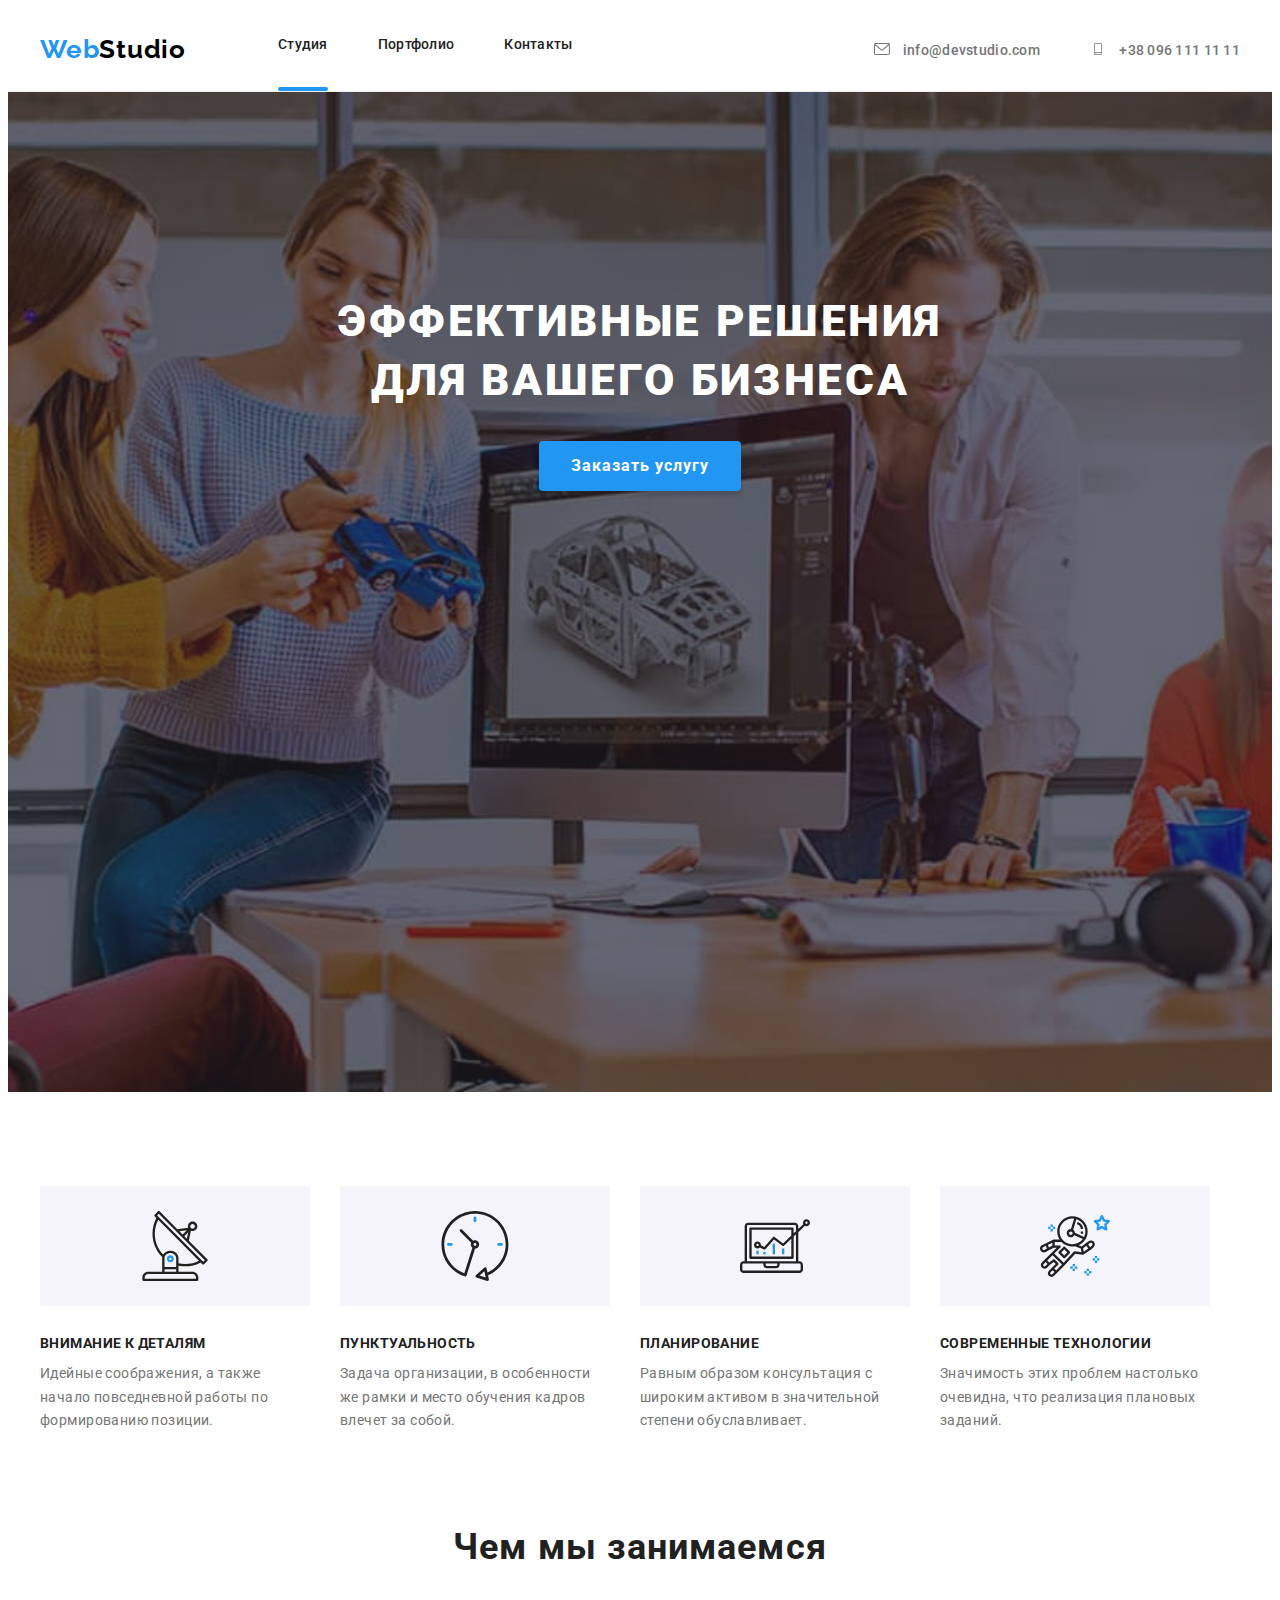
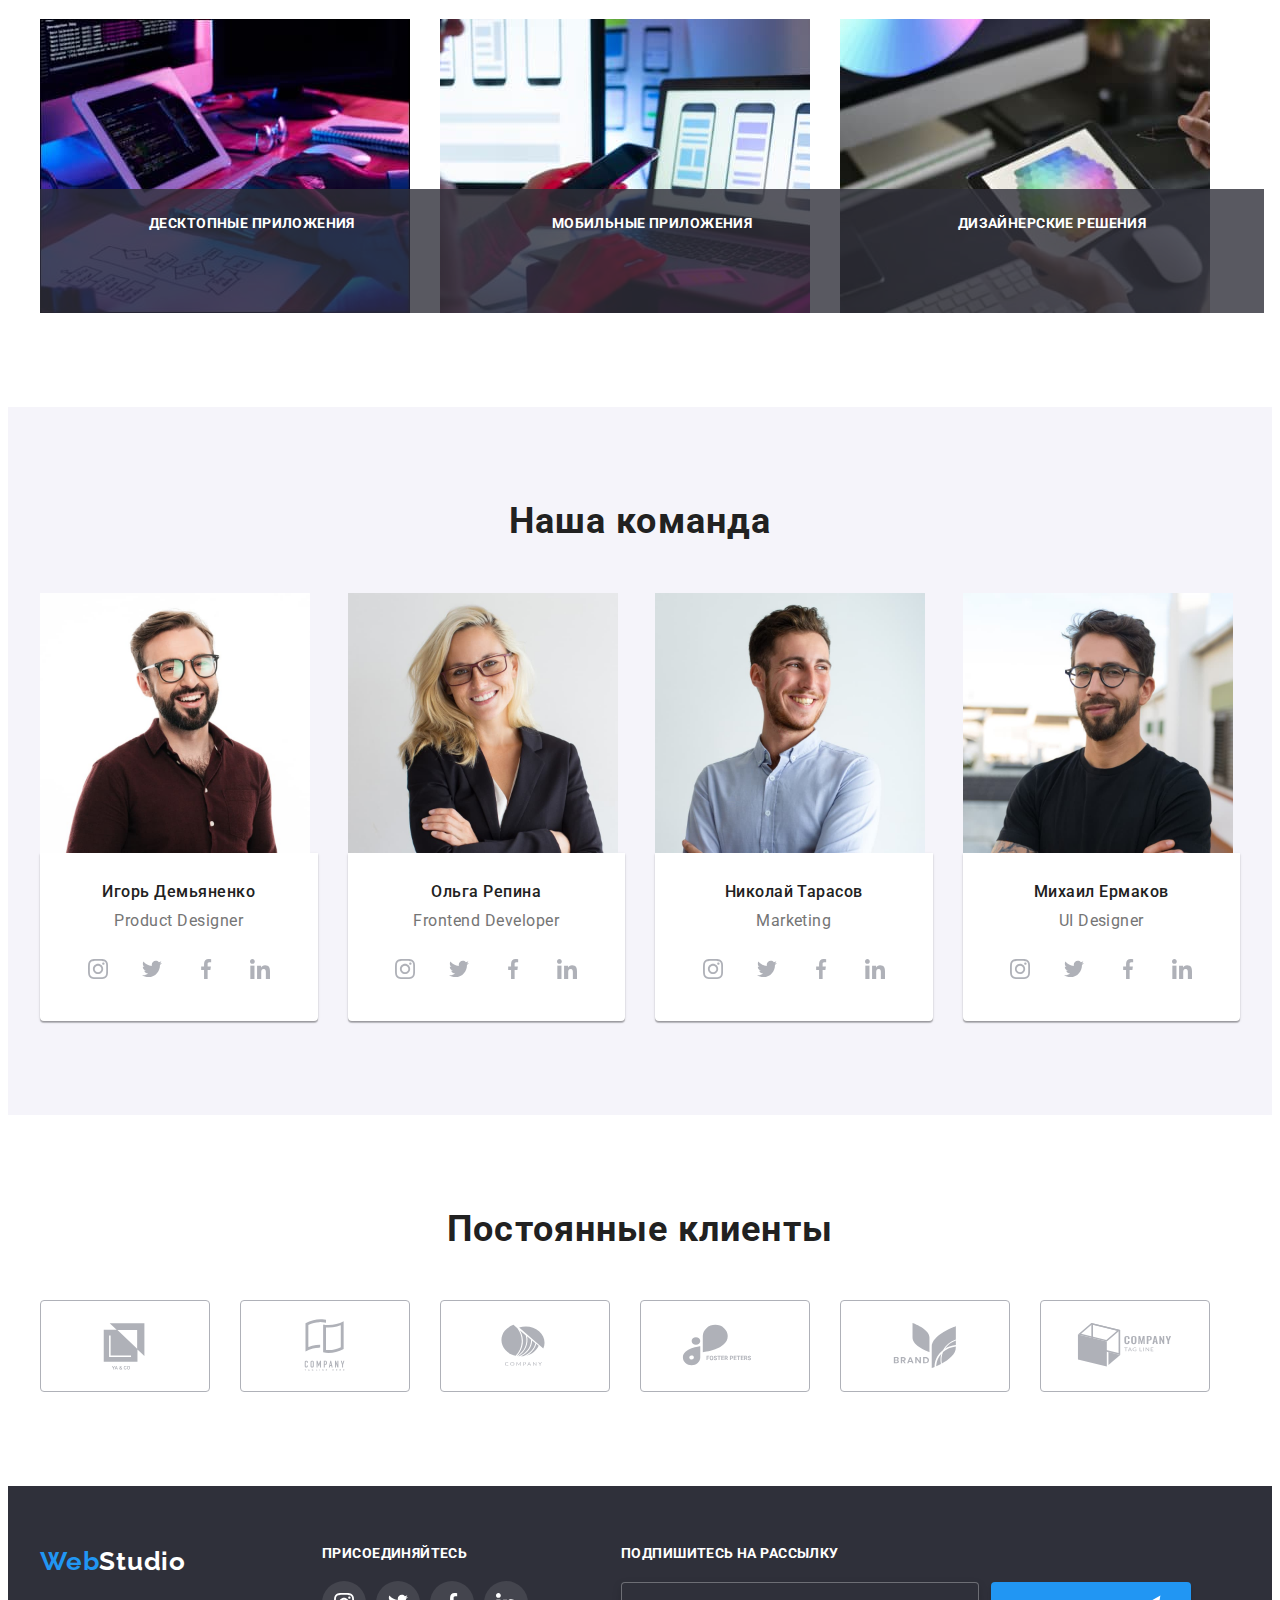
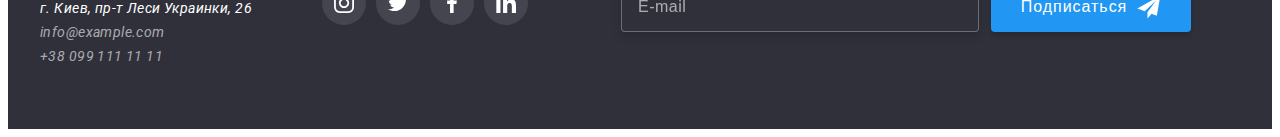
<file: index.html>
<!DOCTYPE html>
<html lang="ru">
    <head>
        <meta charset="UTF-8">
        <meta http-equiv="X-UA-Compatible" content="IE=edge">
        <meta name="viewport" content="width=device-width, initial-scale=1.0">
        <title>Document</title>
        <link rel="preconnect" href="https://fonts.googleapis.com">
        <link rel="preconnect" href="https://fonts.gstatic.com" crossorigin>
        <link href="https://fonts.googleapis.com/css2?family=Raleway:wght@700&family=Roboto:wght@400;500;700;900&display=swap"
            rel="stylesheet">
        <link rel="stylesheet" href="https://cdnjs.cloudflare.com/ajax/libs/modern-normalize/1.1.0/modern-normalize.min.css"
            integrity="sha512-wpPYUAdjBVSE4KJnH1VR1HeZfpl1ub8YT/NKx4PuQ5NmX2tKuGu6U/JRp5y+Y8XG2tV+wKQpNHVUX03MfMFn9Q=="
            crossorigin="anonymous" referrerpolicy="no-referrer" />
        <link rel="stylesheet" href="https://cdnjs.cloudflare.com/ajax/libs/animate.css/4.1.1/animate.min.css" />
        <link rel="stylesheet" href="./css/styles.css">
    </head> 
    <body>
        <!--шапка-->
        <header class="header">
            <div class="container header-container">
                <nav class="navigation">
                    <a lang="en" class="link header-logo href=">Web<span class="header-logo-two">Studio</span></a>
                    <ul class="list header-list">
                        <li class="header-item "><a class="link header-link header-link-index" href="./index.html">Студия</a></li>
                        <li class="header-item "><a class="link header-link" href="./portfolio.html">Портфолио</a></li>
                        <li class="header-item "><a class="link header-link" href="">Контакты</a></li>
                    </ul>
                </nav>
                <ul class="list header-connect">
                    <li class="connect-item">
                        <a class="link header-contact" href="mailto:info@devstudio.com">
                            <svg class="header-social-icon" width="16" height="12">
                                <use href="./images/icons.svg#icon-envelope">
                                </use>
                            </svg>
                            info@devstudio.com
                        </a>
                    </li>
                    <li class="connect-item">
                        <a class="link header-contact" href="tel:+380961111111">
                            <svg class="header-social-icon" width="16" height="12">
                                <use href="./images/icons.svg#icon-smartphone">
                                </use>
                            </svg>
                            +38 096 111 11 11
                        </a>
                    </li>
                </ul>
            </div>
        </header>
        <!--основной контент-->
        <main>
            <!--Хиро контент-->
            <section class="hero">
                <div class="hero-container">
                    <h1 class="hero-title">Эффективные решения для вашего бизнеса</h1>
                    <button class="hero-btn btn" type="button" data-modal-open>Заказать услугу</button> 
                </div>
            </section>  
            <!-- первый контент текст-->
            <section class="section-skills">
                <div class="container">
                    <h2 class="visually-hidden">основное</h2>
                    <ul class="list skills-list">
                        <li class="skills-item">
                            <a href="" class="skills-block">
                                <svg class="skills-social-icon" width="70" height="70">
                                    <use href="./images/icons.svg#icon-antenna">
                                    </use>
                                </svg>
                            </a>
                            <h3 class="skills-title">Внимание к деталям</h3>
                            <p class="skills-text">Идейные соображения, а также начало повседневной работы по формированию позиции.</p>
                        </li>
                        <li class="skills-item">
                            <a href="" class="skills-block">
                                <svg class="skills-social-icon" width="70" height="70">
                                    <use href="./images/icons.svg#icon-clock">
                                    </use>
                                </svg>
                            </a>
                            <h3 class="skills-title">Пунктуальность</h3>
                            <p class="skills-text">Задача организации, в особенности же рамки и место обучения кадров влечет за собой.</p>
                        </li>
                        <li class="skills-item">
                            <a href="" class="skills-block">
                                <svg class="skills-social-icon" width="70" height="70">
                                    <use href="./images/icons.svg#icon-diagram">
                                    </use>
                                </svg>
                            </a>
                            <h3 class="skills-title">Планирование</h3>
                            <p class="skills-text">Равным образом консультация с широким активом в значительной степени обуславливает.</p>
                        </li>
                        <li class="skills-item">
                            <a href="" class="skills-block">
                                <svg class="skills-social-icon" width="70" height="70">
                                    <use href="./images/icons.svg#icon-astronaut">
                                    </use>
                                </svg>
                            </a>
                            <h3 class="skills-title">Современные технологии</h3>
                            <p class="skills-text">Значимость этих проблем настолько очевидна, что реализация плановых заданий.</p>
                        </li>
                    </ul>
                </div>
            </section>
            <!--второй контент картинки-->
            <section class="section-work">
                <div class="container">
                    <h2 class="work-title">Чем мы занимаемся</h2>
                    <ul class="list work-list">
                        <li class="work-item">
                            <div class="work-item-wrap">
                                <img src="./images/work-img1.jpg" alt="набор кода" width="370" height="294">
                                <p class="work-item-top-text">Десктопные приложения</p>
                            </div>
                        </li>
                        <li class="work-item">
                            <div class="work-item-wrap">
                                <img src="./images/work-img2.jpg" alt="мобильные приложения" width="370" height="294">
                                <p class="work-item-top-text">Мобильные приложения</p>
                            </div>
                        </li>
                        <li class="work-item">
                            <div class="work-item-wrap">
                                <img src="./images/work-img3.jpg" alt="планшетные предложения" width="370" height="294">
                                <p class="work-item-top-text">Дизайнерские решения</p>
                            </div>
                        </li>
                    </ul>
                </div>
            </section>
            <!--третий контент специалисты-->
            <section class="section-team">
                <div class="container">
                    <h2 class="section-team-title">Наша команда</h2>
                    <ul class="list team-list">
                        <li class="team-item">
                            <img src="./images/team-img1.jpg" alt="Игорь Демьяненко" width="270" height="260">
                            <div class="team-item-botton">
                                <h3 class="team-title">Игорь Демьяненко</h3>
                                <p class="team-text" lang="en">Product Designer</p>
                                <ul class="team-social-list list">
                                    <li class="team-social-item">
                                        <a href="" class="team-social-link">
                                            <svg class="team-social-icon" width="20" height="20">
                                                <use href="./images/icons.svg#icon-instagram2">
                                                </use>
                                            </svg>
                                        </a>
                                    </li>
                                    <li class="team-social-item">
                                        <a href="" class="team-social-link">
                                            <svg class="team-social-icon" width="20" height="20">
                                                <use href="./images/icons.svg#icon-twitter1">
                                                </use>
                                            </svg>
                                        </a>
                                    </li>
                                    <li class="team-social-item">
                                        <a href="" class="team-social-link">
                                            <svg class="team-social-icon" width="20" height="20">
                                                <use href="./images/icons.svg#icon-facebook1">
                                                </use>
                                            </svg>
                                        </a>
                                    </li>
                                    <li class="team-social-item">
                                        <a href="" class="team-social-link">
                                            <svg class="team-social-icon" width="20" height="20">
                                                <use href="./images/icons.svg#icon-linkedin">
                                                </use>
                                            </svg>
                                        </a>
                                    </li>
                                </ul>
                            </div>
                        </li>
                        <li class="team-item">
                            <img src="./images/team-img2.jpg" alt="Ольга Репина" width="270" height="260">
                            <div class="team-item-botton">
                                <h3 class="team-title">Ольга Репина</h3>
                                <p class="team-text" lang="en">Frontend Developer</p>
                                <ul class="team-social-list list">
                                    <li class="team-social-item">
                                        <a href="" class="team-social-link">
                                            <svg class="team-social-icon" width="20" height="20">
                                                <use href="./images/icons.svg#icon-instagram2">
                                                </use>
                                            </svg>
                                        </a>
                                    </li>
                                    <li class="team-social-item">
                                        <a href="" class="team-social-link">
                                            <svg class="team-social-icon" width="20" height="20">
                                                <use href="./images/icons.svg#icon-twitter1">
                                                </use>
                                            </svg>
                                        </a>
                                    </li>
                                    <li class="team-social-item">
                                        <a href="" class="team-social-link">
                                            <svg class="team-social-icon" width="20" height="20">
                                                <use href="./images/icons.svg#icon-facebook1">
                                                </use>
                                            </svg>
                                        </a>
                                    </li>
                                    <li class="team-social-item">
                                        <a href="" class="team-social-link">
                                            <svg class="team-social-icon" width="20" height="20">
                                                <use href="./images/icons.svg#icon-linkedin">
                                                </use>
                                            </svg>
                                        </a>
                                    </li>
                                </ul>
                            </div>
                        </li>
                        <li class="team-item">
                            <img src="./images/team-img3.jpg" alt="Николай Тарасов" width="270" height="260">
                            <div class="team-item-botton">
                                <h3 class="team-title">Николай Тарасов</h3>
                                <p class="team-text" lang="en">Marketing</p>
                                <ul class="team-social-list list">
                                    <li class="team-social-item">
                                        <a href="" class="team-social-link">
                                            <svg class="team-social-icon" width="20" height="20">
                                                <use href="./images/icons.svg#icon-instagram2">
                                                </use>
                                            </svg>
                                        </a>
                                    </li>
                                    <li class="team-social-item">
                                        <a href="" class="team-social-link">
                                            <svg class="team-social-icon" width="20" height="20">
                                                <use href="./images/icons.svg#icon-twitter1">
                                                </use>
                                            </svg>
                                        </a>
                                    </li>
                                    <li class="team-social-item">
                                        <a href="" class="team-social-link">
                                            <svg class="team-social-icon" width="20" height="20">
                                                <use href="./images/icons.svg#icon-facebook1">
                                                </use>
                                            </svg>
                                        </a>
                                    </li>
                                    <li class="team-social-item">
                                        <a href="" class="team-social-link">
                                            <svg class="team-social-icon" width="20" height="20">
                                                <use href="./images/icons.svg#icon-linkedin">
                                                </use>
                                            </svg>
                                        </a>
                                    </li>
                                </ul>
                            </div>
                        </li>
                        <li class="team-item">
                            <img src="./images/team-img4.jpg" alt="Михаил Ермаков" width="270" height="260">
                            <div class="team-item-botton">
                                <h3 class="team-title">Михаил Ермаков</h3>
                                <p class="team-text" lang="en">UI Designer</p>
                                <ul class="team-social-list list">
                                    <li class="team-social-item">
                                        <a href="" class="team-social-link">
                                            <svg class="team-social-icon" width="20" height="20">
                                                <use href="./images/icons.svg#icon-instagram2">
                                                </use>
                                            </svg>
                                        </a>
                                    </li>
                                    <li class="team-social-item">
                                        <a href="" class="team-social-link">
                                            <svg class="team-social-icon" width="20" height="20">
                                                <use href="./images/icons.svg#icon-twitter1">
                                                </use>
                                            </svg>
                                        </a>
                                    </li>
                                    <li class="team-social-item">
                                        <a href="" class="team-social-link">
                                            <svg class="team-social-icon" width="20" height="20">
                                                <use href="./images/icons.svg#icon-facebook1">
                                                </use>
                                            </svg>
                                        </a>
                                    </li>
                                    <li class="team-social-item">
                                        <a href="" class="team-social-link">
                                            <svg class="team-social-icon" width="20" height="20">
                                                <use href="./images/icons.svg#icon-linkedin">
                                                </use>
                                            </svg>
                                        </a>
                                    </li>
                                </ul>
                            </div>
                        </li>
                    </ul>
                </div>
            </section>
            <!--Постоянные клиенты-->
            <section class="section-clients">
                <div class="container">
                    <h2 class="section-clients-title">Постоянные клиенты</h2>
                    <ul class="clients-list list">
                        <li class="clients-item">
                            <a href="" class="clients-block">
                                <svg class="clients-icon" width="106" height="60">
                                    <use href="./images/icons.svg#icon-group">
                                    </use>
                                </svg>
                            </a>
                        </li>
                        <li class="clients-item">
                            <a href="" class="clients-block">
                                <svg class="clients-icon" width="106" height="60">
                                    <use href="./images/icons.svg#icon-group2">
                                    </use>
                                </svg>
                            </a>
                        </li>
                        <li class="clients-item">
                            <a href="" class="clients-block">
                                <svg class="clients-icon" width="106" height="60">
                                    <use href="./images/icons.svg#icon-group3">
                                    </use>
                                </svg>
                            </a>
                        </li>
                        <li class="clients-item">
                            <a href="" class="clients-block">
                                <svg class="clients-icon" width="106" height="60">
                                    <use href="./images/icons.svg#icon-group4">
                                    </use>
                                </svg>
                            </a>
                        </li>
                        <li class="clients-item">
                            <a href="" class="clients-block">
                                <svg class="clients-icon" width="106" height="60">
                                    <use href="./images/icons.svg#icon-group5">
                                    </use>
                                </svg>
                            </a>
                        </li>
                        <li class="clients-item">
                            <a href="" class="clients-block">
                                <svg class="clients-icon" width="106" height="60">
                                    <use href="./images/icons.svg#icon-group6">
                                    </use>
                                </svg>
                            </a>
                        </li>   
                    </ul>
                </div>
            </section>
        </main>
        <!--подвал-->
        <footer class="footer footer-list">
            <div class="container footer-list">
                <section class="list footer-item">
                    <a lang="en" class="link footer-logo href=">Web<span class="footer-logo-two">Studio</span></a>
                    <address class="adress-footer"> 
                        <ul class="list">
                            <li><a class="link footer-address" href=" https://>goo.gl/maps/v6AwisfBSt3JqX6G6" target="_blank" rel="noopener noreferrer"
                                    >г. Киев, пр-т Леси Украинки, 26</a></li>
                            <li><a class="link footer-contact" href="mailto:info@example.com">info@example.com</a></li>
                            <li><a class="link footer-contact" href="tel:+380991111111">+38 099 111 11 11</a></li>
                        </ul>
                    </address>
                </section>
                <section class="list footer-item">
                    <p class="footer-text">присоединяйтесь</p>
                    <ul class="footer-social">
                        <li class="footer-social-item">
                            <a href="" class="footer-social-link">
                                <svg class="footer-social-icon" width="20" height="20">
                                    <use href="./images/icons.svg#icon-instagram2">
                                    </use>
                                </svg>
                            </a>
                        </li>
                        <li class="footer-social-item">
                            <a href="" class="footer-social-link">
                                <svg class="footer-social-icon" width="20" height="20">
                                    <use href="./images/icons.svg#icon-twitter1">
                                    </use>
                                </svg>
                            </a>
                        </li>
                        <li class="footer-social-item">
                            <a href="" class="footer-social-link">
                                <svg class="footer-social-icon" width="20" height="20">
                                    <use href="./images/icons.svg#icon-facebook1">
                                    </use>
                                </svg>
                            </a>
                        </li>
                        <li class="footer-social-item">
                            <a href="" class="footer-social-link">
                                <svg class="footer-social-icon" width="20" height="20">
                                    <use href="./images/icons.svg#icon-linkedin">
                                    </use>
                                </svg>
                            </a>
                        </li>
                    </ul>
                </section>
                <section class="online">
                    <p class="footer-text">подпишитесь на рассылку</p>
                    <form class="online-form" action="#">
                        <input 
                                type="email"
                                class="online-input"
                                name="E-mail"
                                placeholder="E-mail">    
                        <button type="submit" class="btn-online">Подписаться
                            <svg class="footer-online-icon" width="24" height="24">
                                <use href="./images/icons.svg#icon-icon-send">
                                </use>
                            </svg>
                        </button> 
                    </form> 
                </section>
            </div>
        </footer>   
        <!--Модалка-->
        <div class="backdrop is-hidden" data-modal>
            <div class="modal">
                <button type="button" class="modal-close" data-modal-close>
                    <svg class="modal-close-icon" widht="11" height="11 ">
                        <use href="./images/icons.svg#icon-Vector"></use>
                    </svg>
                </button>
                <p class="modal-title">Оставьте свои данные, мы вам перезвоним
                </p>
                <form action="#" class="modal-form">
                    <div class="modal-field">
                        <label for="text" class="form-input-text">Имя</label>
                        <div class="input-wrap">
                            <input 
                                type="text" 
                                id="text"
                                name="user-name" 
                                class="modal-form-input"
                                required
                                minlength="2"
                            >
                            <svg class="input-icon" width="18px" height="18px">
                                <use href="./images/icons.svg#icon-person-black-18dp-1">
                                </use>
                            </svg>
                        </div>
                    </div>
                    <div class="modal-field">
                        <label for="tel" class="form-input-text">Телефон</label>
                        <div class="input-wrap">
                            <input 
                                type="tel"
                                id="tel"
                                name="user-tel" 
                                class="modal-form-input"
                                required
                            >
                            <svg class="input-icon" width="18px" height="18px">
                                <use href="./images/icons.svg#icon-phone-black-18dp-1">
                                </use>
                            </svg>
                        </div>
                    </div>
                    <div class="modal-field">
                        <label for="email" class="form-input-text">Почта</label>
                        <div class="input-wrap">
                            <input
                                type="email" 
                                id="email"
                                name="user-email" 
                                class="modal-form-input"
                                required
                            >
                            <svg class="input-icon" width="18px" height="18px">
                                <use href="./images/icons.svg#icon-email-black-18dp-1">
                                </use>
                            </svg>
                        </div>
                    </div>
                    <div class="modal-field">
                        <label for="user-text" class="form-input-text">Комментарий</label>
                        <textarea 
                            name="user-text" 
                            id="user-text" 
                            class="modal-form-text"
                            placeholder="Введите текст"></textarea>
                    </div>
                    <div class="modal-field">
                        <input 
                            type="checkbox"
                            id="policy"
                            name="policy" 
                            class="modal-check visually-hidden"
                        >
                        <label 
                            for="policy" 
                            class="check-text">
                            <span class="check-item">
                                <svg class="check-icon" width="11px" height="8px">
                                    <use href="./images/icons.svg#icon-icons_galka">
                                    </use>
                                </svg>
                            </span> Соглашаюсь с рассылкой и принимаю
                                <span class="check-text-two">Условия договора
                                </span>
                        </label>
                    </div>
                    <button type="submit" class="model-btn">Отправить</button>
                </form>
            </div>
        </div>
        <script src="./js/modal.js"></script>
    </body>
</html>
</file>
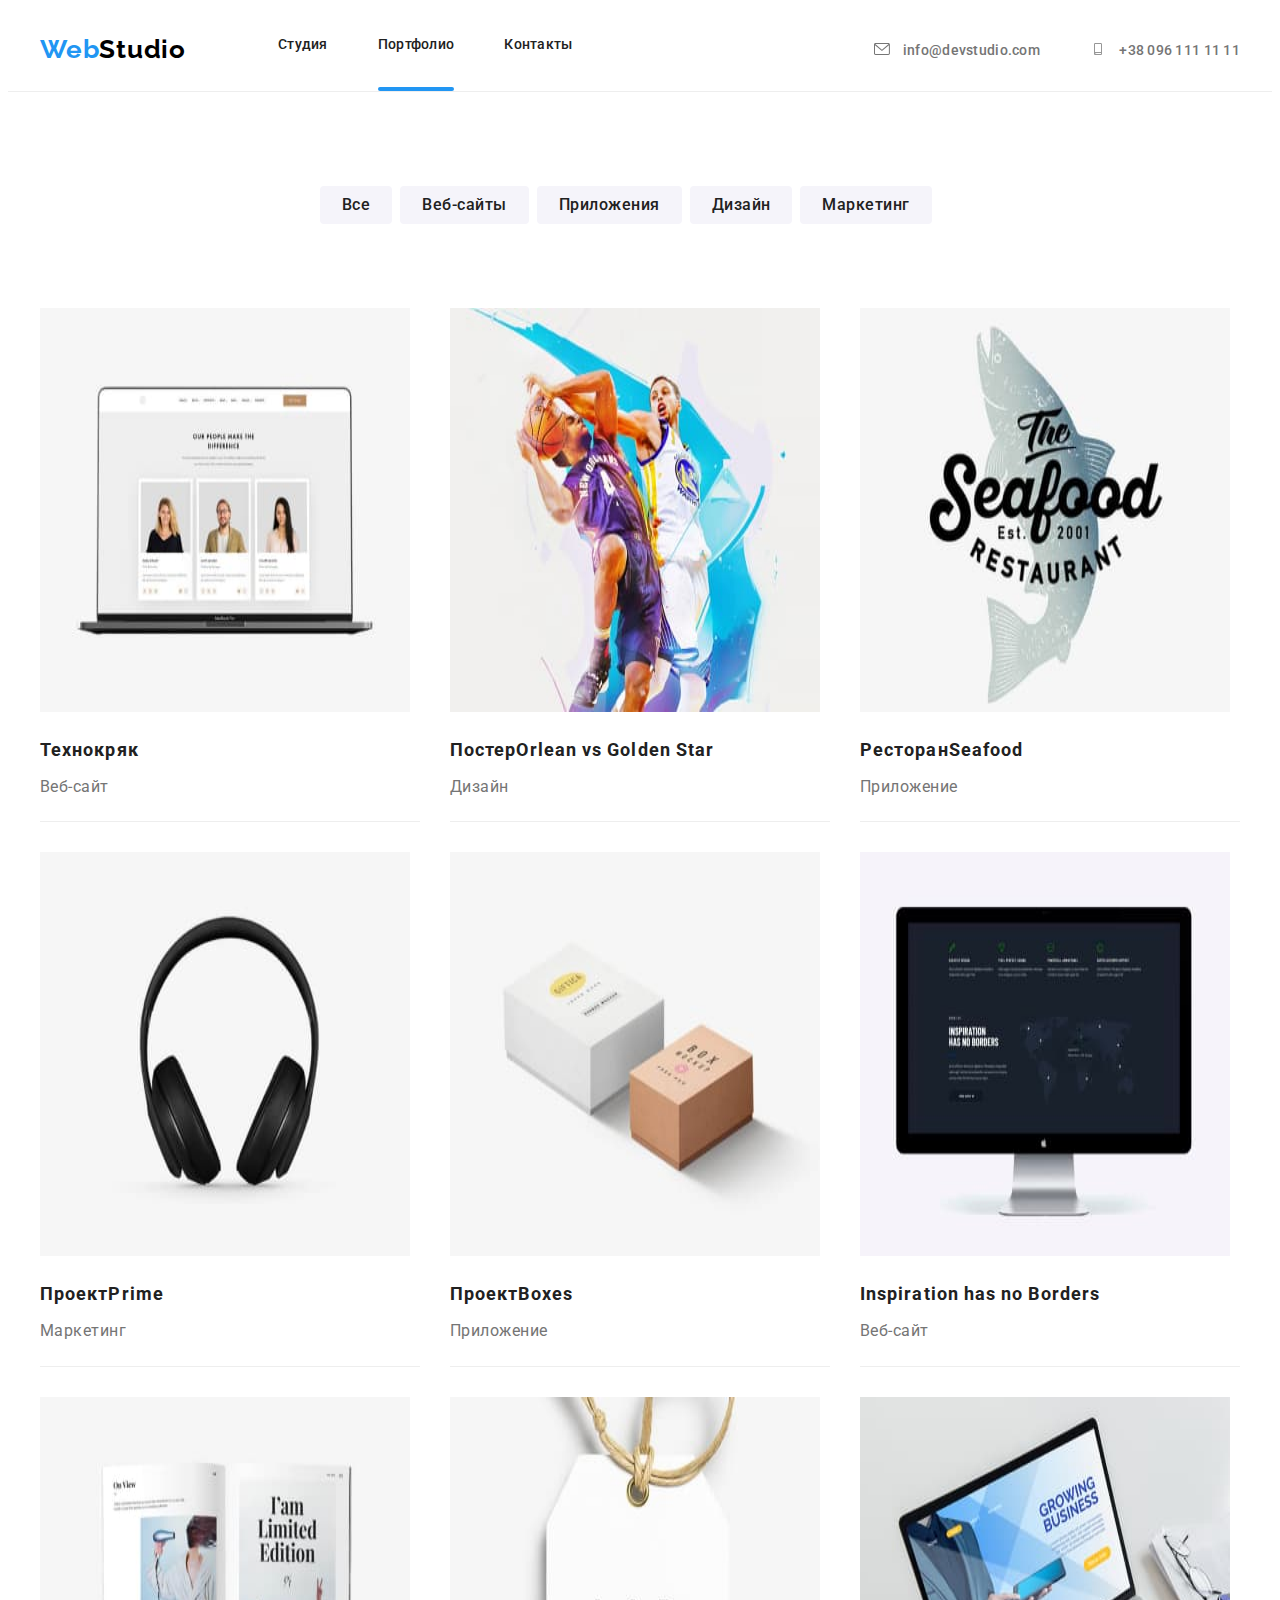
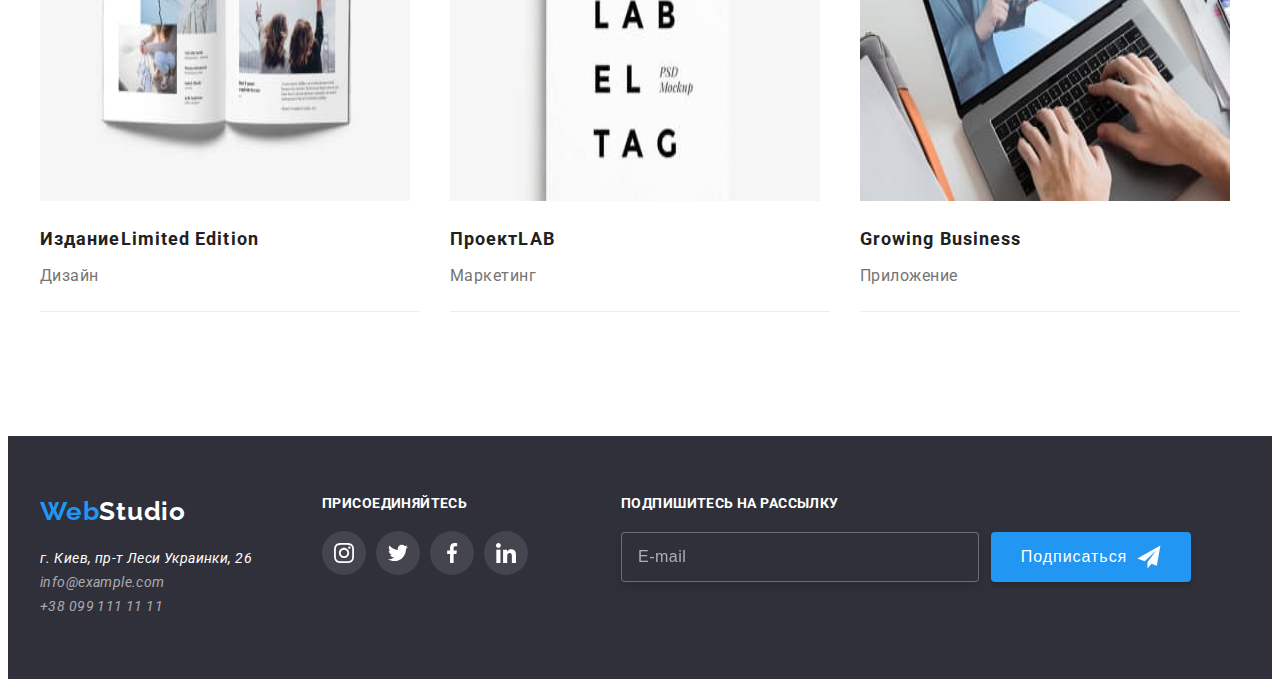
<file: portfolio.html>
<!DOCTYPE html>
    <html lang="ru">
        <head>
            <meta charset="UTF-8">
            <meta http-equiv="X-UA-Compatible" content="IE=edge">
            <meta name="viewport" content="width=device-width, initial-scale=1.0">
            <title>Document</title>
            <link rel="preconnect" href="https://fonts.googleapis.com">
            <link rel="preconnect" href="https://fonts.gstatic.com" crossorigin>
            <link
                href="https://fonts.googleapis.com/css2?family=Raleway:wght@700&family=Roboto:wght@400;500;700;900&display=swap"
                rel="stylesheet">
            <link rel="stylesheet" href="https://cdnjs.cloudflare.com/ajax/libs/modern-normalize/1.1.0/modern-normalize.min.css"
                integrity="sha512-wpPYUAdjBVSE4KJnH1VR1HeZfpl1ub8YT/NKx4PuQ5NmX2tKuGu6U/JRp5y+Y8XG2tV+wKQpNHVUX03MfMFn9Q=="
                crossorigin="anonymous" referrerpolicy="no-referrer" />
            <link rel="stylesheet" href="https://cdnjs.cloudflare.com/ajax/libs/animate.css/4.1.1/animate.min.css" />
            <link rel="stylesheet" href="./css/styles.css">
        </head>
        <body>
            <!--шапка-->
            <header class="header">
                <div class="container header-container">
                    <nav class="navigation">
                        <a lang="en" class="link header-logo href=">Web<span class="header-logo-two">Studio</span></a>
                        <ul class="list header-list">
                            <li class="header-item "><a class="link active header-link" href="./index.html">Студия</a></li>
                            <li class="header-item "><a class="link header-link header-link-index" href="./portfolio.html">Портфолио</a></li>
                            <li class="header-item "><a class="link header-link" href="">Контакты</a></li>
                        </ul>
                    </nav>
                    <ul class="list header-connect">
                        <li class="connect-item">
                            <a class="link header-contact" href="mailto:info@devstudio.com">
                                <svg class="header-social-icon" width="16" height="12">
                                    <use href="./images/icons.svg#icon-envelope">
                                    </use>
                                </svg>
                                info@devstudio.com
                            </a>
                        </li>
                        <li class="connect-item">
                            <a class="link header-contact" href="tel:+380961111111">
                                <svg class="header-social-icon" width="16" height="12">
                                    <use href="./images/icons.svg#icon-smartphone">
                                    </use>
                                </svg>
                                +38 096 111 11 11
                            </a>
                        </li>
                    </ul>
                </div>
            </header>
            <!--основной контент очень-->
            <main>
                <section class="buttons">
                    <div class="container">
                        <h1 class="visually-hidden">Набор радиокномок</h1>
                        <ul class="list list-buttons">
                            <li class="buttons-item"><button class="buttons-text btn" type="button">Все</button></li>
                            <li class="buttons-item"><button class="buttons-text btn" type="button">Веб-сайты</button></li>
                            <li class="buttons-item"><button class="buttons-text btn" type="button">Приложения</button></li>
                            <li class="buttons-item"><button class="buttons-text btn" type="button">Дизайн</button></li>
                            <li class="buttons-item"><button class="buttons-text btn" type="button">Маркетинг</button></li>
                        </ul>
                    </div>
                </section>
                <section class="project">
                    <div class="container">
                        <h2 class="visually-hidden">Наши проекты</h2>
                        <ul class="list project-list">
                            <li class="project-item">
                                <div class="project-item-wrap">
                                    <img src="./images/portfolio/project1.jpg" alt="Команда Технокряк" width="370" height="404">
                                    <p class="project-item-top-text">Технокряк это современная площадка распространения коронавируса. Компании используют эту платформу для цифрового
                                    шпионажа и атак на защищённые сервера конкурентов.</p>
                                </div>
                                <div class="project-item-botton">   
                                    <h3 class="project-title">Технокряк</h3>
                                    <p class="project-text">Веб-сайт</p>
                                </div>
                            </li>
                            <li class="project-item">
                                <div class="project-item-wrap">
                                    <img src="./images/portfolio/project2.jpg" alt="<Постер баскетболистов" width="370" height="404">
                                    <p class="project-item-top-text">Технокряк это современная площадка распространения коронавируса. Компании используют
                                        эту платформу для цифрового шпионажа и атак на защищённые сервера конкурентов.</p>
                                </div>
                                <div class="project-item-botton">
                                    <h3 class="project-title">Постер<span lang="en">Orlean vs Golden Star</span></h3>
                                    <p class="project-text">Дизайн</p>
                                </div>
                            </li>
                            <li class="project-item">
                                <div class="project-item-wrap">
                                    <img src="./images/portfolio/project3.jpg" alt="Ресторан мооской еды" width="370" height="404">
                                    <p class="project-item-top-text">Технокряк это современная площадка распространения коронавируса. Компании используют
                                    эту платформу для цифрового шпионажа и атак на защищённые сервера конкурентов.</p>
                                </div>
                                <div class="project-item-botton">
                                    <h3 class="project-title">Ресторан<span lang="en">Seafood</span></h3>
                                    <p class="project-text">Приложение</p>
                                </div>
                            </li>
                            <li class="project-item">
                                <div class="project-item-wrap">
                                    <img src="./images/portfolio/project4.jpg" alt="Наушники" width="370" height="404">
                                    <p class="project-item-top-text">Технокряк это современная площадка распространения коронавируса. Компании используют
                                    эту платформу для цифрового шпионажа и атак на защищённые сервера конкурентов.</p>
                                </div>
                                <div class="project-item-botton">
                                    <h3 class="project-title">Проект<span lang="en">Prime</span></h3>
                                    <p class="project-text">Маркетинг</p>
                                </div>
                            </li>
                            <li class="project-item">
                                <div class="project-item-wrap">
                                    <img src="./images/portfolio/project5.jpg" alt="Боксы" width="370" height="404">
                                    <p class="project-item-top-text">Технокряк это современная площадка распространения коронавируса. Компании используют
                                    эту платформу для цифрового шпионажа и атак на защищённые сервера конкурентов.</p>
                                </div>
                                    <div class="project-item-botton">
                                        <h3 class="project-title">Проект<span lang="en">Boxes</span></h3>
                                        <p class="project-text">Приложение</p>
                                    </div>
                            </li>
                            <li class="project-item">
                                <div class="project-item-wrap">
                                    <img src="./images/portfolio/project6.jpg" alt="Вдохновение не имеет границ" width="370" height="404">
                                    <p class="project-item-top-text">Технокряк это современная площадка распространения коронавируса. Компании используют
                                    эту платформу для цифрового шпионажа и атак на защищённые сервера конкурентов.</p>
                                </div>
                                <div class="project-item-botton">
                                    <h3 class="project-title" lang="en">Inspiration has no Borders</h3>
                                    <p class="project-text">Веб-сайт</p>
                                </div>
                            </li>
                            <li class="project-item">
                                <div class="project-item-wrap">
                                    <img src="./images/portfolio/project7.jpg" alt="Издание последняя колекция" width="370" height="404">
                                    <p class="project-item-top-text">Технокряк это современная площадка распространения коронавируса. Компании используют
                                    эту платформу для цифрового шпионажа и атак на защищённые сервера конкурентов.</p>
                                </div>
                                <div class="project-item-botton">
                                    <h3 class="project-title">Издание<span lang="en">Limited Edition</span></h3>
                                    <p class="project-text">Дизайн</p>
                                </div>
                            </li>
                            <li class="project-item">
                                <div class="project-item-wrap">
                                    <img src="./images/portfolio/project8.jpg" alt="Проект Лаб" width="370" height="404">
                                    <p class="project-item-top-text">Технокряк это современная площадка распространения коронавируса. Компании используют
                                    эту платформу для цифрового шпионажа и атак на защищённые сервера конкурентов.</p>
                                </div>
                                <div class="project-item-botton">
                                    <h3 class="project-title">Проект<span lang="en">LAB</span></h3>
                                    <p class="project-text">Маркетинг</p>
                                </div>
                            </li>
                            <li class="project-item">
                                <div class="project-item-wrap">
                                    <img src="./images/portfolio/project9.jpg" alt="Приложение для бизнеса" width="370" height="404">
                                    <p class="project-item-top-text">Технокряк это современная площадка распространения коронавируса. Компании используют
                                    эту платформу для цифрового шпионажа и атак на защищённые сервера конкурентов.</p>
                                </div>
                                <div class="project-item-botton">
                                    <h3 class="project-title" lang="en">Growing Business</h3>
                                    <p class="project-text">Приложение</p>
                                </div>
                            </li>
                        </ul>
                    </div>
                </section>
            </main>
            <footer class="footer footer-list">
                <div class="container footer-list">
                    <section class="list footer-item">
                        <a lang="en" class="link footer-logo href=">Web<span class="footer-logo-two">Studio</span></a>
                        <address class="adress-footer">
                            <ul class="list">
                                <li><a class="link footer-address" href=" https://>goo.gl/maps/v6AwisfBSt3JqX6G6" target="_blank"
                                        rel="noopener noreferrer">г. Киев, пр-т Леси Украинки, 26</a></li>
                                <li><a class="link footer-contact" href="mailto:info@example.com">info@example.com</a></li>
                                <li><a class="link footer-contact" href="tel:+380991111111">+38 099 111 11 11</a></li>
                            </ul>
                        </address>
                    </section>
                    <section class="list footer-item">
                        <p class="footer-text">присоединяйтесь</p>
                        <ul class="footer-social">
                            <li class="footer-social-item">
                                <a href="" class="footer-social-link">
                                    <svg class="footer-social-icon" width="20" height="20">
                                        <use href="./images/icons.svg#icon-instagram2">
                                        </use>
                                    </svg>
                                </a>
                            </li>
                            <li class="footer-social-item">
                                <a href="" class="footer-social-link">
                                    <svg class="footer-social-icon" width="20" height="20">
                                        <use href="./images/icons.svg#icon-twitter1">
                                        </use>
                                    </svg>
                                </a>
                            </li>
                            <li class="footer-social-item">
                                <a href="" class="footer-social-link">
                                    <svg class="footer-social-icon" width="20" height="20">
                                        <use href="./images/icons.svg#icon-facebook1">
                                        </use>
                                    </svg>
                                </a>
                            </li>
                            <li class="footer-social-item">
                                <a href="" class="footer-social-link">
                                    <svg class="footer-social-icon" width="20" height="20">
                                        <use href="./images/icons.svg#icon-linkedin">
                                        </use>
                                    </svg>
                                </a>
                            </li>
                        </ul>
                    </section>
                    <section class="online">
                        <p class="footer-text">подпишитесь на рассылку</p>
                        <form class="online-form" action="#">
                            <input type="email" class="online-input" name="E-mail" placeholder="E-mail">
                            <button type="submit" class="btn-online">Подписаться
                                <svg class="footer-online-icon" width="24" height="24">
                                    <use href="./images/icons.svg#icon-icon-send">
                                    </use>
                                </svg>
                            </button>
                        </form>
                    </section>
                </div>
            </footer>
        </body>
    </html>
</file>
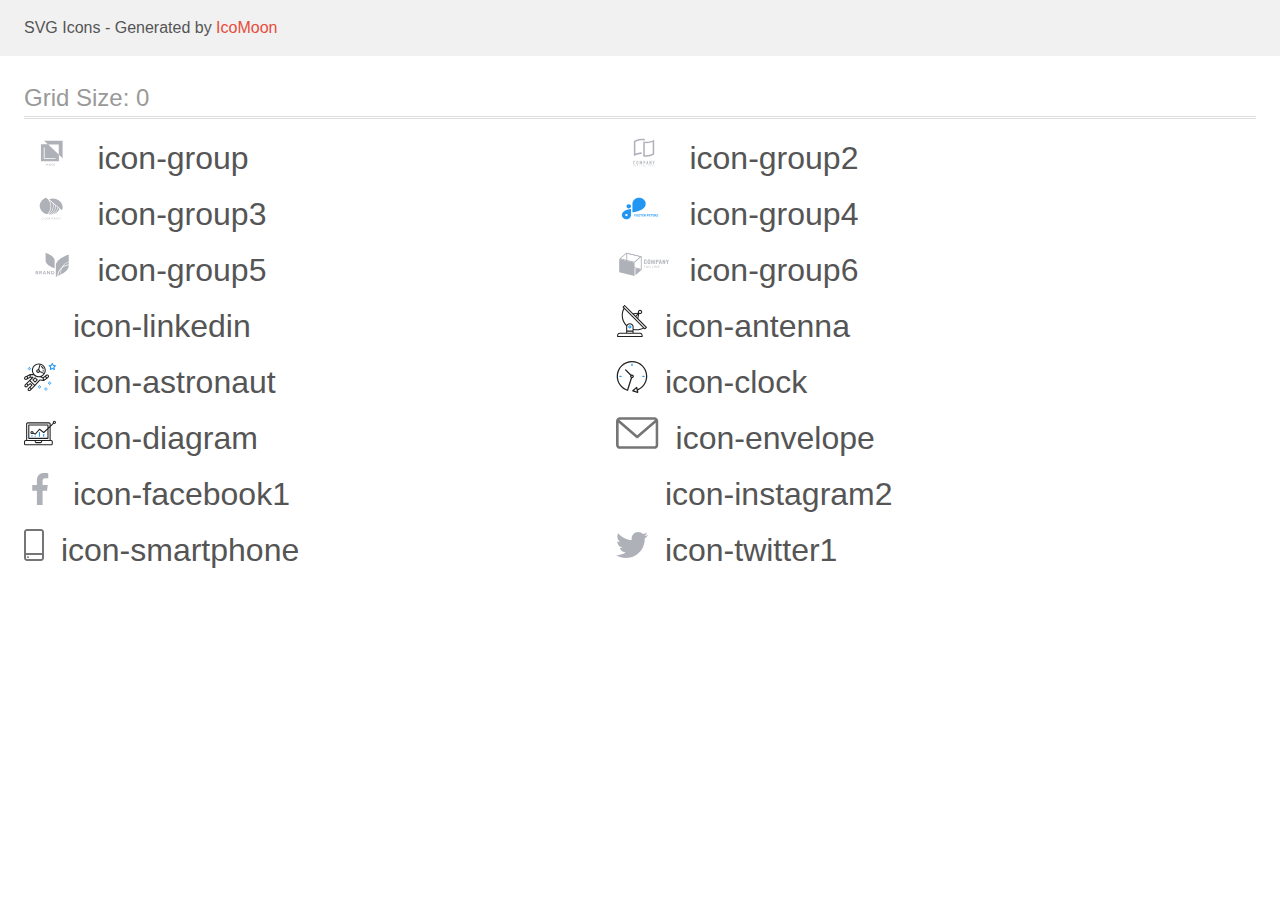
<file: images/icomoon/demo.html>
<!doctype html>
<html>
<head>
    <title>IcoMoon - SVG Icons</title>
    <meta charset="utf-8">
    <meta name="viewport" content="width=device-width, initial-scale=1">
    <link rel="stylesheet" href="demo-files/demo.css">
    <link rel="stylesheet" href="style.css">
</head>
<body>
<svg aria-hidden="true" style="position: absolute; width: 0; height: 0; overflow: hidden;" version="1.1" xmlns="http://www.w3.org/2000/svg" xmlns:xlink="http://www.w3.org/1999/xlink">
<defs>
<symbol id="icon-group" viewBox="0 0 57 32">
<path fill="#afb1b8" style="fill: var(--color1, #afb1b8)" d="M20.267 3.733l3.738 3.538-6.938-0.004v17.166h18.133v-6.564l3.733 3.534v-17.671h-18.667zM35.036 17.455l-10.597-10.032h10.597v10.032zM31.746 21.923h-11.81v-11.545h0.835v10.764h10.975v0.782zM22.725 26.72l-0.436 0.898-0.436-0.898h-0.366l0.637 1.198v0.698h0.331v-0.698l0.635-1.198h-0.365zM23.273 28.615l0.154-0.441h0.734l0.155 0.441h0.344l-0.717-1.896h-0.296l-0.716 1.896h0.342zM23.794 27.122l0.275 0.786h-0.549l0.275-0.786zM25.531 27.863c-0.048 0.073-0.072 0.153-0.072 0.241 0 0.16 0.056 0.29 0.168 0.389s0.263 0.148 0.451 0.148 0.349-0.051 0.484-0.152l0.107 0.126h0.367l-0.279-0.329c0.109-0.149 0.164-0.341 0.164-0.574h-0.275c0 0.128-0.026 0.243-0.079 0.348l-0.366-0.432 0.129-0.094c0.091-0.066 0.157-0.132 0.197-0.198s0.060-0.14 0.060-0.219c0-0.12-0.044-0.22-0.133-0.301s-0.201-0.122-0.339-0.122c-0.153 0-0.274 0.043-0.365 0.13s-0.135 0.203-0.135 0.352c0 0.061 0.014 0.124 0.043 0.189s0.081 0.144 0.155 0.237c-0.141 0.101-0.235 0.188-0.283 0.262zM26.386 28.282c-0.093 0.071-0.193 0.107-0.299 0.107-0.095 0-0.17-0.027-0.227-0.082s-0.085-0.126-0.085-0.214c0-0.102 0.052-0.192 0.156-0.271l0.040-0.029 0.414 0.488zM26.046 27.442c-0.089-0.11-0.134-0.202-0.134-0.275 0-0.063 0.018-0.116 0.055-0.158s0.085-0.063 0.147-0.063c0.057 0 0.105 0.018 0.142 0.053s0.056 0.077 0.056 0.126c0 0.075-0.027 0.136-0.081 0.184l-0.040 0.033-0.145 0.099zM29.132 28.472c0.13-0.114 0.205-0.272 0.224-0.474h-0.328c-0.017 0.135-0.059 0.232-0.124 0.29s-0.162 0.087-0.292 0.087c-0.142 0-0.249-0.054-0.323-0.161s-0.109-0.264-0.109-0.469v-0.168c0.002-0.202 0.041-0.355 0.117-0.46s0.188-0.158 0.331-0.158c0.123 0 0.217 0.030 0.28 0.091s0.104 0.158 0.12 0.294h0.328c-0.021-0.207-0.095-0.368-0.223-0.482s-0.296-0.171-0.505-0.171c-0.155 0-0.293 0.037-0.411 0.111s-0.209 0.179-0.272 0.315c-0.063 0.136-0.095 0.294-0.095 0.473v0.177c0.003 0.174 0.035 0.328 0.098 0.46s0.151 0.234 0.266 0.306c0.115 0.071 0.249 0.107 0.4 0.107 0.216 0 0.389-0.056 0.52-0.169zM31.068 28.206c0.064-0.141 0.096-0.304 0.096-0.49v-0.105c-0.001-0.185-0.034-0.347-0.099-0.486s-0.158-0.247-0.277-0.32c-0.119-0.075-0.256-0.112-0.41-0.112s-0.292 0.038-0.411 0.113c-0.119 0.075-0.211 0.183-0.277 0.324s-0.098 0.305-0.098 0.49v0.107c0.001 0.181 0.034 0.342 0.099 0.48s0.159 0.246 0.279 0.322c0.121 0.075 0.258 0.112 0.411 0.112 0.155 0 0.293-0.037 0.411-0.112s0.212-0.183 0.276-0.323zM30.716 27.135c0.080 0.112 0.12 0.273 0.12 0.483v0.099c0 0.214-0.040 0.376-0.119 0.487s-0.19 0.167-0.336 0.167c-0.144 0-0.257-0.057-0.339-0.171s-0.121-0.275-0.121-0.483v-0.109c0.002-0.204 0.043-0.362 0.122-0.473s0.192-0.168 0.335-0.168c0.146 0 0.258 0.056 0.337 0.168z"></path>
</symbol>
<symbol id="icon-group2" viewBox="0 0 57 32">
<path fill="#afb1b8" style="fill: var(--color1, #afb1b8)" d="M26.727 3.165h-0.073c-0.112-0.007-0.224-0.010-0.336-0.012v0h-0.243c-0.212 0-0.428 0.005-0.642 0.016-0.016-0.001-0.032-0.001-0.049 0-1.944 0.11-3.848 0.596-5.609 1.431l-0.231 0.111v11.809l0.54-0.183c0.474-0.163 0.978-0.309 1.5-0.445 1.411-0.362 2.861-0.555 4.317-0.574v1.551c-0.193 0.001-0.38 0.007-0.568 0.016h-0.045c-1.121 0.061-2.233 0.232-3.322 0.51-1.378 0.345-2.708 0.863-3.957 1.542v-15.145c1.298-0.757 2.695-1.325 4.151-1.688 1.278-0.33 2.593-0.5 3.913-0.504h0.228c0.273 0.007 0.538 0.019 0.788 0.038 0.658 0.046 1.31 0.15 1.95 0.311v1.527c-0.621-0.145-1.253-0.24-1.889-0.285-0.013-0.001-0.026-0.002-0.039-0.003-0.132-0.011-0.263-0.022-0.386-0.022zM29.415 4.726c0.339 0.026 0.689 0.038 1.044 0.038 1.388-0.005 2.769-0.182 4.114-0.528 1.378-0.346 2.706-0.865 3.956-1.543v14.875c-1.298 0.756-2.696 1.325-4.153 1.688-1.279 0.329-2.593 0.498-3.913 0.503-1 0.008-1.997-0.11-2.968-0.35v-14.971c0.229 0.053 0.465 0.102 0.706 0.142 0.394 0.066 0.81 0.115 1.214 0.145zM36.985 4.841l-0.54 0.182c-0.497 0.167-0.997 0.316-1.5 0.449-1.465 0.377-2.971 0.57-4.483 0.575-0.352 0-0.676-0.010-0.989-0.030l-0.43-0.028v12.148l0.37 0.033c0.343 0.030 0.696 0.045 1.052 0.045 1.191-0.005 2.377-0.159 3.531-0.457 0.95-0.238 1.874-0.57 2.759-0.991l0.231-0.111v-11.813z"></path>
<path fill="#afb1b8" style="fill: var(--color1, #afb1b8)" d="M19.060 24.113c-0.078-0.080-0.171-0.144-0.274-0.186s-0.214-0.061-0.326-0.057c-0.119-0.002-0.237 0.021-0.347 0.065-0.101 0.040-0.193 0.101-0.27 0.178s-0.135 0.17-0.174 0.271c-0.042 0.107-0.063 0.22-0.062 0.335v2.023c-0.005 0.143 0.022 0.284 0.080 0.415 0.048 0.104 0.117 0.196 0.202 0.271 0.081 0.068 0.176 0.117 0.278 0.144 0.098 0.028 0.2 0.042 0.302 0.042 0.113 0.001 0.224-0.023 0.326-0.070 0.101-0.044 0.193-0.108 0.27-0.187 0.075-0.079 0.135-0.171 0.177-0.271 0.043-0.102 0.065-0.212 0.065-0.323v-0.226h-0.529v0.18c0.002 0.062-0.009 0.123-0.031 0.18-0.017 0.043-0.043 0.082-0.077 0.114-0.033 0.026-0.070 0.046-0.111 0.058-0.036 0.012-0.073 0.018-0.111 0.019-0.047 0.006-0.095-0.002-0.139-0.021s-0.081-0.049-0.11-0.088c-0.050-0.081-0.074-0.176-0.070-0.271v-1.887c-0.003-0.105 0.019-0.208 0.065-0.302 0.027-0.043 0.066-0.077 0.112-0.098s0.097-0.030 0.147-0.024c0.046-0.002 0.091 0.008 0.132 0.028s0.077 0.049 0.104 0.086c0.059 0.078 0.090 0.173 0.088 0.271v0.175h0.524v-0.206c0.001-0.121-0.021-0.241-0.065-0.354-0.039-0.106-0.099-0.203-0.177-0.285v0z"></path>
<path fill="#afb1b8" style="fill: var(--color1, #afb1b8)" d="M22.202 24.090c-0.169-0.142-0.381-0.221-0.602-0.222-0.108 0-0.215 0.020-0.316 0.057-0.103 0.037-0.198 0.093-0.279 0.165-0.088 0.079-0.158 0.175-0.205 0.283-0.053 0.124-0.079 0.257-0.077 0.392v1.941c-0.004 0.137 0.023 0.272 0.077 0.397 0.048 0.104 0.118 0.197 0.205 0.271 0.081 0.075 0.176 0.133 0.279 0.171 0.101 0.037 0.208 0.056 0.316 0.057s0.215-0.020 0.316-0.057c0.105-0.038 0.202-0.096 0.286-0.171 0.084-0.076 0.152-0.168 0.2-0.271 0.054-0.125 0.081-0.261 0.077-0.397v-1.941c0.003-0.135-0.024-0.268-0.077-0.392-0.047-0.107-0.115-0.203-0.2-0.283v0zM21.955 26.706c0.004 0.052-0.003 0.104-0.021 0.152s-0.047 0.092-0.084 0.128c-0.070 0.059-0.158 0.091-0.249 0.091s-0.179-0.032-0.249-0.091c-0.037-0.036-0.066-0.080-0.084-0.128s-0.025-0.101-0.021-0.152v-1.941c-0.004-0.052 0.003-0.104 0.021-0.152s0.047-0.092 0.084-0.128c0.070-0.059 0.158-0.091 0.249-0.091s0.179 0.032 0.249 0.091c0.037 0.036 0.066 0.080 0.084 0.128s0.025 0.101 0.021 0.152v1.941z"></path>
<path fill="#afb1b8" style="fill: var(--color1, #afb1b8)" d="M26.329 27.573v-3.674h-0.509l-0.668 1.945h-0.009l-0.673-1.945h-0.503v3.674h0.525v-2.235h0.009l0.514 1.58h0.262l0.518-1.58h0.009v2.235h0.525z"></path>
<path fill="#afb1b8" style="fill: var(--color1, #afb1b8)" d="M29.311 24.157c-0.081-0.091-0.183-0.16-0.297-0.201-0.123-0.040-0.251-0.059-0.38-0.057h-0.78v3.674h0.523v-1.435h0.27c0.163 0.007 0.326-0.027 0.472-0.1 0.119-0.066 0.218-0.163 0.287-0.281 0.061-0.098 0.101-0.206 0.12-0.32 0.021-0.138 0.030-0.278 0.028-0.418 0.005-0.176-0.012-0.353-0.051-0.525-0.035-0.127-0.101-0.243-0.193-0.338v0zM29.041 25.277c-0.002 0.067-0.019 0.132-0.049 0.191-0.030 0.056-0.077 0.102-0.135 0.129-0.078 0.035-0.162 0.050-0.247 0.046h-0.239v-1.249h0.27c0.081-0.004 0.162 0.012 0.236 0.046 0.054 0.031 0.097 0.079 0.123 0.136 0.029 0.065 0.044 0.134 0.046 0.205 0 0.077 0 0.159 0 0.244s0.005 0.174 0 0.252h-0.005z"></path>
<path fill="#afb1b8" style="fill: var(--color1, #afb1b8)" d="M31.791 23.899h-0.429l-0.809 3.674h0.523l0.154-0.789h0.714l0.154 0.789h0.524l-0.83-3.674zM31.308 26.283l0.258-1.332h0.009l0.256 1.332h-0.524z"></path>
<path fill="#afb1b8" style="fill: var(--color1, #afb1b8)" d="M35.173 26.112h-0.009l-0.791-2.213h-0.503v3.674h0.523v-2.209h0.011l0.8 2.209h0.492v-3.674h-0.523v2.213z"></path>
<path fill="#afb1b8" style="fill: var(--color1, #afb1b8)" d="M38.372 23.899l-0.421 1.461h-0.011l-0.421-1.461h-0.554l0.719 2.121v1.553h0.524v-1.553l0.719-2.121h-0.554z"></path>
<path fill="#afb1b8" style="fill: var(--color1, #afb1b8)" d="M17.6 28.61h0.252v0.708h0.171v-0.708h0.251v-0.145h-0.675v0.145z"></path>
<path fill="#afb1b8" style="fill: var(--color1, #afb1b8)" d="M19.721 28.465l-0.331 0.853h0.182l0.070-0.194h0.34l0.073 0.194h0.186l-0.339-0.853h-0.182zM19.694 28.981l0.116-0.316 0.116 0.316h-0.232z"></path>
<path fill="#afb1b8" style="fill: var(--color1, #afb1b8)" d="M21.818 29.004h0.197v0.11c-0.058 0.046-0.129 0.071-0.202 0.072-0.034 0.002-0.069-0.004-0.1-0.019s-0.059-0.036-0.081-0.063c-0.045-0.065-0.068-0.143-0.063-0.222 0-0.19 0.082-0.285 0.246-0.285 0.043-0.004 0.086 0.007 0.121 0.032s0.061 0.062 0.072 0.104l0.169-0.033c-0.036-0.167-0.156-0.251-0.362-0.251-0.11-0.003-0.216 0.036-0.298 0.11-0.043 0.042-0.076 0.094-0.097 0.15s-0.030 0.117-0.025 0.178c-0.005 0.117 0.034 0.231 0.109 0.32 0.042 0.043 0.092 0.077 0.148 0.098s0.116 0.031 0.176 0.027c0.134 0.004 0.263-0.045 0.362-0.136v-0.336h-0.37v0.144z"></path>
<path fill="#afb1b8" style="fill: var(--color1, #afb1b8)" d="M23.959 28.465h-0.173v0.853h0.598v-0.145h-0.425v-0.708z"></path>
<path fill="#afb1b8" style="fill: var(--color1, #afb1b8)" d="M25.769 28.465h-0.173v0.853h0.173v-0.853z"></path>
<path fill="#afb1b8" style="fill: var(--color1, #afb1b8)" d="M27.539 29.035l-0.349-0.57h-0.167v0.853h0.161v-0.557l0.343 0.557h0.171v-0.853h-0.158v0.57z"></path>
<path fill="#afb1b8" style="fill: var(--color1, #afb1b8)" d="M29.14 28.943h0.425v-0.145h-0.425v-0.187h0.457v-0.145h-0.63v0.853h0.648v-0.145h-0.475v-0.231z"></path>
<path fill="#afb1b8" style="fill: var(--color1, #afb1b8)" d="M33.020 28.802h-0.336v-0.336h-0.171v0.853h0.171v-0.373h0.336v0.373h0.171v-0.853h-0.171v0.336z"></path>
<path fill="#afb1b8" style="fill: var(--color1, #afb1b8)" d="M34.629 28.943h0.426v-0.145h-0.426v-0.187h0.459v-0.145h-0.63v0.853h0.646v-0.145h-0.475v-0.231z"></path>
<path fill="#afb1b8" style="fill: var(--color1, #afb1b8)" d="M36.812 28.943c0.148-0.023 0.224-0.102 0.224-0.237 0.004-0.036-0.001-0.073-0.016-0.106s-0.038-0.062-0.068-0.083c-0.077-0.039-0.163-0.056-0.25-0.050h-0.362v0.853h0.171v-0.357h0.034c0.037-0.002 0.073 0.004 0.107 0.019 0.025 0.015 0.046 0.037 0.061 0.062l0.186 0.271h0.205l-0.104-0.167c-0.046-0.082-0.111-0.153-0.189-0.205v0zM36.64 28.825h-0.127v-0.214h0.135c0.059-0.005 0.118 0.002 0.174 0.020 0.012 0.011 0.022 0.025 0.029 0.040s0.009 0.032 0.009 0.049c-0.001 0.017-0.005 0.033-0.013 0.048s-0.019 0.027-0.032 0.037c-0.056 0.017-0.115 0.024-0.174 0.020v0z"></path>
<path fill="#afb1b8" style="fill: var(--color1, #afb1b8)" d="M38.458 28.943h0.425v-0.145h-0.425v-0.187h0.459v-0.145h-0.631v0.853h0.648v-0.145h-0.475v-0.231z"></path>
</symbol>
<symbol id="icon-group3" viewBox="0 0 57 32">
<path fill="#afb1b8" style="fill: var(--color1, #afb1b8)" d="M19.417 26.187c0.008 0 0.017 0.002 0.025 0.005s0.015 0.007 0.020 0.013l0.116 0.111c-0.090 0.090-0.202 0.162-0.327 0.211-0.147 0.053-0.305 0.079-0.464 0.076-0.149 0.003-0.298-0.021-0.436-0.071-0.125-0.045-0.237-0.113-0.329-0.2-0.094-0.089-0.166-0.194-0.212-0.308-0.051-0.127-0.076-0.261-0.074-0.396-0.002-0.135 0.025-0.27 0.080-0.397 0.051-0.115 0.127-0.22 0.225-0.308 0.099-0.087 0.218-0.155 0.349-0.201 0.143-0.048 0.296-0.072 0.449-0.071 0.143-0.003 0.285 0.019 0.417 0.064 0.115 0.043 0.221 0.104 0.313 0.178l-0.097 0.119c-0.007 0.008-0.015 0.016-0.025 0.021-0.012 0.007-0.025 0.010-0.039 0.009-0.015-0.001-0.030-0.005-0.042-0.013l-0.052-0.032-0.073-0.040c-0.031-0.015-0.064-0.028-0.097-0.039-0.043-0.013-0.087-0.024-0.132-0.032-0.057-0.009-0.115-0.013-0.173-0.013-0.111-0.001-0.22 0.017-0.323 0.053-0.096 0.034-0.182 0.084-0.253 0.149-0.073 0.069-0.128 0.15-0.164 0.238-0.041 0.101-0.061 0.207-0.060 0.313-0.002 0.108 0.018 0.216 0.060 0.318 0.035 0.087 0.090 0.167 0.161 0.236 0.067 0.064 0.149 0.114 0.241 0.147 0.095 0.034 0.197 0.051 0.3 0.050 0.059 0.001 0.119-0.003 0.177-0.010 0.096-0.010 0.188-0.039 0.269-0.085 0.041-0.023 0.079-0.049 0.115-0.078 0.015-0.012 0.035-0.020 0.055-0.020v0z"></path>
<path fill="#afb1b8" style="fill: var(--color1, #afb1b8)" d="M22.776 25.629c0.002 0.134-0.025 0.267-0.078 0.393-0.047 0.114-0.122 0.218-0.219 0.305s-0.214 0.155-0.344 0.2c-0.285 0.094-0.599 0.094-0.884 0-0.129-0.046-0.245-0.114-0.342-0.201-0.097-0.089-0.172-0.194-0.221-0.308-0.105-0.255-0.105-0.533 0-0.787 0.050-0.115 0.125-0.22 0.221-0.31 0.097-0.084 0.214-0.15 0.342-0.193 0.284-0.096 0.6-0.096 0.884 0 0.129 0.046 0.246 0.114 0.343 0.201 0.096 0.088 0.17 0.191 0.22 0.304 0.054 0.127 0.080 0.261 0.078 0.395zM22.47 25.629c0.002-0.107-0.016-0.214-0.055-0.316-0.033-0.087-0.086-0.168-0.156-0.236-0.068-0.065-0.152-0.116-0.246-0.149-0.207-0.069-0.436-0.069-0.643 0-0.094 0.033-0.178 0.084-0.246 0.149-0.071 0.068-0.125 0.149-0.157 0.236-0.074 0.206-0.074 0.426 0 0.632 0.033 0.087 0.086 0.168 0.157 0.236 0.068 0.065 0.152 0.115 0.246 0.148 0.207 0.067 0.435 0.067 0.643 0 0.093-0.033 0.177-0.083 0.246-0.148 0.070-0.069 0.123-0.149 0.156-0.236 0.039-0.102 0.058-0.209 0.055-0.316v0z"></path>
<path fill="#afb1b8" style="fill: var(--color1, #afb1b8)" d="M25.067 25.96l0.030 0.071c0.012-0.025 0.022-0.048 0.033-0.071 0.011-0.024 0.024-0.047 0.038-0.070l0.743-1.174c0.015-0.020 0.028-0.033 0.042-0.037 0.020-0.005 0.040-0.007 0.061-0.006h0.22v1.909h-0.26v-1.404c0-0.018 0-0.038 0-0.059-0.001-0.022-0.001-0.044 0-0.066l-0.747 1.19c-0.009 0.018-0.025 0.033-0.044 0.043s-0.041 0.016-0.064 0.016h-0.042c-0.023 0-0.045-0.005-0.064-0.016s-0.034-0.026-0.044-0.044l-0.769-1.198c0 0.023 0 0.046 0 0.068s0 0.043 0 0.061v1.404h-0.252v-1.905h0.22c0.021-0.001 0.041 0.001 0.061 0.006 0.018 0.008 0.032 0.021 0.041 0.037l0.759 1.175c0.015 0.022 0.028 0.045 0.038 0.068v0z"></path>
<path fill="#afb1b8" style="fill: var(--color1, #afb1b8)" d="M27.864 25.865v0.715h-0.291v-1.906h0.649c0.122-0.002 0.244 0.012 0.362 0.042 0.094 0.023 0.181 0.064 0.256 0.119 0.065 0.052 0.114 0.116 0.145 0.187 0.034 0.078 0.051 0.161 0.049 0.244 0.001 0.084-0.017 0.167-0.054 0.244-0.035 0.073-0.089 0.138-0.157 0.191-0.075 0.057-0.162 0.1-0.257 0.126-0.113 0.031-0.232 0.046-0.35 0.044l-0.352-0.005zM27.864 25.66h0.352c0.076 0.001 0.153-0.009 0.225-0.029 0.060-0.018 0.115-0.046 0.163-0.082 0.044-0.035 0.078-0.078 0.099-0.126 0.024-0.051 0.036-0.105 0.035-0.16 0.003-0.053-0.007-0.106-0.029-0.155s-0.057-0.094-0.102-0.13c-0.111-0.075-0.251-0.112-0.391-0.102h-0.352v0.786z"></path>
<path fill="#afb1b8" style="fill: var(--color1, #afb1b8)" d="M31.772 26.583h-0.23c-0.023 0.001-0.046-0.006-0.064-0.018-0.017-0.012-0.029-0.027-0.038-0.044l-0.198-0.461h-0.993l-0.205 0.461c-0.008 0.017-0.020 0.032-0.036 0.043-0.018 0.013-0.042 0.020-0.065 0.019h-0.23l0.872-1.909h0.302l0.884 1.909zM30.333 25.874h0.82l-0.346-0.777c-0.026-0.058-0.048-0.118-0.065-0.179l-0.034 0.1c-0.010 0.030-0.022 0.058-0.032 0.081l-0.343 0.776z"></path>
<path fill="#afb1b8" style="fill: var(--color1, #afb1b8)" d="M33.029 24.682c0.017 0.008 0.032 0.020 0.044 0.034l1.272 1.439c0-0.023 0-0.046 0-0.067s0-0.043 0-0.063v-1.352h0.26v1.909h-0.145c-0.021 0.001-0.041-0.003-0.060-0.011-0.018-0.009-0.034-0.021-0.047-0.035l-1.271-1.438c0.001 0.022 0.001 0.044 0 0.066 0 0.021 0 0.040 0 0.058v1.361h-0.26v-1.909h0.154c0.018-0 0.036 0.003 0.052 0.009v0z"></path>
<path fill="#afb1b8" style="fill: var(--color1, #afb1b8)" d="M36.748 25.823v0.758h-0.291v-0.758l-0.804-1.15h0.26c0.022-0.001 0.045 0.005 0.063 0.016 0.016 0.012 0.029 0.027 0.039 0.043l0.503 0.742c0.020 0.032 0.038 0.061 0.052 0.088s0.026 0.054 0.036 0.081l0.038-0.082c0.014-0.030 0.031-0.059 0.049-0.087l0.496-0.747c0.010-0.015 0.023-0.028 0.038-0.040 0.017-0.013 0.040-0.020 0.063-0.019h0.263l-0.806 1.155z"></path>
<path fill="#afb1b8" style="fill: var(--color1, #afb1b8)" d="M24.923 21.47c0.127 0.014 0.255 0.025 0.384 0.035 1.962-0.763 3.622-2.011 4.772-3.588s1.74-3.415 1.695-5.282l-2.162-1.879c0.44 1.988 0.234 4.043-0.594 5.935s-2.245 3.547-4.094 4.779v0z"></path>
<path fill="#afb1b8" style="fill: var(--color1, #afb1b8)" d="M24.151 21.383l0.058 0.010c1.975-1.228 3.482-2.942 4.323-4.921s0.981-4.133 0.4-6.181l-3.080-2.676c1.246 2.2 1.747 4.661 1.446 7.098s-1.393 4.75-3.147 6.67v0z"></path>
<path fill="#afb1b8" style="fill: var(--color1, #afb1b8)" d="M34.596 14.841c-0.523 2.052-1.794 3.902-3.624 5.276-0.534 0.404-1.111 0.763-1.722 1.074 1.49-0.38 2.859-1.053 4.003-1.966s2.030-2.042 2.592-3.3l-1.249-1.084z"></path>
<path fill="#afb1b8" style="fill: var(--color1, #afb1b8)" d="M34.106 14.539l-1.778-1.545c-0.034 1.762-0.61 3.483-1.669 4.986s-2.562 2.731-4.352 3.559h0.009c0.399-0 0.798-0.021 1.194-0.062 1.673-0.593 3.151-1.537 4.303-2.748s1.94-2.65 2.295-4.189v0z"></path>
<path fill="#afb1b8" style="fill: var(--color1, #afb1b8)" d="M24.409 6.486l-2.122-1.846c-1.897 0.637-3.528 1.756-4.68 3.212s-1.772 3.179-1.778 4.946c0.007 1.952 0.763 3.846 2.149 5.383s3.322 2.628 5.501 3.101c1.946-2.060 3.085-4.605 3.252-7.266s-0.647-5.299-2.323-7.53z"></path>
<path fill="#afb1b8" style="fill: var(--color1, #afb1b8)" d="M39.008 14.255c-0.008-2.316-1.070-4.535-2.955-6.173s-4.439-2.561-7.105-2.567v0c-1.232-0.001-2.453 0.196-3.602 0.582l12.99 11.286c0.445-0.998 0.673-2.058 0.672-3.128v0z"></path>
</symbol>
<symbol id="icon-group4" viewBox="0 0 57 32">
<path fill="#2196f3" style="fill: var(--color2, #2196f3)" d="M12.878 11.255h-0.002c-1.279 0-2.316 0.921-2.316 2.058v0.001c0 1.137 1.037 2.058 2.316 2.058h0.002c1.279 0 2.316-0.921 2.316-2.058v-0.001c0-1.137-1.037-2.058-2.316-2.058z"></path>
<path fill="#2196f3" style="fill: var(--color2, #2196f3)" d="M29.971 10.597c-0.004-1.579-0.711-3.092-1.967-4.208s-2.958-1.745-4.735-1.749c-1.777 0.003-3.48 0.631-4.737 1.748s-1.964 2.63-1.968 4.209v8.706c0 0 13.405-1.327 13.406-8.704v-0.001z"></path>
<path fill="#2196f3" style="fill: var(--color2, #2196f3)" d="M5.867 22.16c0.003 1.098 0.496 2.151 1.369 2.928s2.058 1.215 3.294 1.218v0c1.236-0.003 2.42-0.441 3.294-1.218s1.366-1.829 1.37-2.927v0-6.057c0 0-9.327 0.924-9.327 6.056zM10.53 23.245c-0.242 0-0.478-0.064-0.678-0.183s-0.357-0.289-0.45-0.487c-0.092-0.198-0.117-0.417-0.069-0.627s0.163-0.404 0.334-0.556c0.171-0.152 0.388-0.255 0.625-0.297s0.482-0.020 0.706 0.062c0.223 0.082 0.414 0.221 0.548 0.4s0.206 0.388 0.206 0.603c0.001 0.143-0.031 0.284-0.092 0.417s-0.151 0.252-0.264 0.353c-0.114 0.101-0.248 0.182-0.397 0.236s-0.308 0.083-0.468 0.083v-0.004z"></path>
<path fill="#2196f3" style="fill: var(--color2, #2196f3)" d="M19.956 22.647h-0.9v0.93h-0.469v-2.275h1.481v0.38h-1.012v0.588h0.9v0.378zM22.209 22.491c0 0.224-0.040 0.42-0.119 0.589s-0.193 0.299-0.341 0.391c-0.147 0.092-0.316 0.137-0.506 0.137-0.189 0-0.357-0.045-0.505-0.136s-0.262-0.22-0.344-0.387c-0.081-0.169-0.122-0.363-0.123-0.581v-0.112c0-0.224 0.040-0.421 0.12-0.591 0.081-0.171 0.195-0.302 0.342-0.392 0.148-0.092 0.317-0.137 0.506-0.137s0.358 0.046 0.505 0.137c0.148 0.091 0.262 0.221 0.342 0.392 0.081 0.17 0.122 0.366 0.122 0.589v0.102zM21.734 22.388c0-0.238-0.043-0.42-0.128-0.544s-0.207-0.186-0.366-0.186c-0.157 0-0.279 0.061-0.364 0.184-0.085 0.122-0.129 0.301-0.13 0.538v0.111c0 0.232 0.043 0.412 0.128 0.541s0.208 0.192 0.369 0.192c0.157 0 0.278-0.061 0.363-0.184 0.084-0.124 0.127-0.304 0.128-0.541v-0.111zM23.73 22.98c0-0.089-0.031-0.156-0.094-0.203-0.063-0.048-0.175-0.098-0.337-0.15-0.163-0.053-0.291-0.105-0.386-0.156-0.258-0.14-0.387-0.328-0.387-0.564 0-0.123 0.034-0.232 0.103-0.328 0.070-0.097 0.169-0.172 0.298-0.227 0.13-0.054 0.276-0.081 0.438-0.081 0.163 0 0.307 0.030 0.434 0.089 0.127 0.058 0.226 0.141 0.295 0.248s0.106 0.229 0.106 0.366h-0.469c0-0.104-0.033-0.185-0.098-0.242s-0.158-0.087-0.277-0.087c-0.115 0-0.204 0.024-0.267 0.073-0.064 0.048-0.095 0.111-0.095 0.191 0 0.074 0.037 0.136 0.111 0.186 0.075 0.050 0.185 0.097 0.33 0.141 0.267 0.080 0.461 0.18 0.583 0.298s0.183 0.267 0.183 0.444c0 0.197-0.075 0.352-0.223 0.464-0.149 0.111-0.349 0.167-0.602 0.167-0.175 0-0.334-0.032-0.478-0.095-0.144-0.065-0.254-0.153-0.33-0.264s-0.113-0.241-0.113-0.388h0.47c0 0.251 0.15 0.377 0.45 0.377 0.111 0 0.198-0.022 0.261-0.067 0.063-0.046 0.094-0.109 0.094-0.191zM26.231 21.682h-0.697v1.895h-0.469v-1.895h-0.687v-0.38h1.853v0.38zM27.869 22.591h-0.9v0.609h1.056v0.377h-1.525v-2.275h1.522v0.38h-1.053v0.542h0.9v0.367zM29.142 22.744h-0.373v0.833h-0.469v-2.275h0.845c0.269 0 0.476 0.060 0.622 0.18s0.219 0.289 0.219 0.508c0 0.155-0.034 0.285-0.102 0.389-0.067 0.103-0.168 0.185-0.305 0.247l0.492 0.93v0.022h-0.503l-0.427-0.833zM28.769 22.365h0.378c0.118 0 0.209-0.030 0.273-0.089 0.065-0.060 0.097-0.143 0.097-0.248 0-0.107-0.031-0.192-0.092-0.253-0.060-0.061-0.154-0.092-0.28-0.092h-0.377v0.683zM31.609 22.775v0.802h-0.469v-2.275h0.887c0.171 0 0.321 0.031 0.45 0.094s0.23 0.152 0.3 0.267c0.070 0.115 0.105 0.245 0.105 0.392 0 0.223-0.077 0.399-0.23 0.528-0.152 0.128-0.363 0.192-0.633 0.192h-0.411zM31.609 22.396h0.419c0.124 0 0.218-0.029 0.283-0.088 0.066-0.058 0.098-0.142 0.098-0.25 0-0.111-0.033-0.202-0.098-0.27s-0.156-0.104-0.272-0.106h-0.43v0.714zM34.575 22.591h-0.9v0.609h1.056v0.377h-1.525v-2.275h1.522v0.38h-1.053v0.542h0.9v0.367zM36.75 21.682h-0.697v1.895h-0.469v-1.895h-0.688v-0.38h1.853v0.38zM38.387 22.591h-0.9v0.609h1.056v0.377h-1.525v-2.275h1.522v0.38h-1.053v0.542h0.9v0.367zM39.661 22.744h-0.373v0.833h-0.469v-2.275h0.845c0.269 0 0.476 0.060 0.622 0.18s0.219 0.289 0.219 0.508c0 0.155-0.034 0.285-0.102 0.389-0.067 0.103-0.168 0.185-0.305 0.247l0.492 0.93v0.022h-0.503l-0.427-0.833zM39.287 22.365h0.378c0.118 0 0.209-0.030 0.273-0.089 0.065-0.060 0.097-0.143 0.097-0.248 0-0.107-0.031-0.192-0.092-0.253-0.060-0.061-0.154-0.092-0.28-0.092h-0.377v0.683zM42.042 22.98c0-0.089-0.031-0.156-0.094-0.203-0.063-0.048-0.175-0.098-0.337-0.15-0.163-0.053-0.291-0.105-0.386-0.156-0.258-0.14-0.388-0.328-0.388-0.564 0-0.123 0.034-0.232 0.103-0.328 0.070-0.097 0.169-0.172 0.298-0.227 0.13-0.054 0.276-0.081 0.438-0.081 0.163 0 0.307 0.030 0.434 0.089 0.127 0.058 0.226 0.141 0.295 0.248 0.071 0.107 0.106 0.229 0.106 0.366h-0.469c0-0.104-0.033-0.185-0.098-0.242s-0.158-0.087-0.277-0.087c-0.115 0-0.204 0.024-0.267 0.073-0.064 0.048-0.095 0.111-0.095 0.191 0 0.074 0.037 0.136 0.111 0.186 0.075 0.050 0.185 0.097 0.33 0.141 0.267 0.080 0.461 0.18 0.583 0.298s0.183 0.267 0.183 0.444c0 0.197-0.074 0.352-0.223 0.464-0.149 0.111-0.349 0.167-0.602 0.167-0.175 0-0.334-0.032-0.478-0.095-0.144-0.065-0.254-0.153-0.33-0.264-0.075-0.111-0.112-0.241-0.112-0.388h0.47c0 0.251 0.15 0.377 0.45 0.377 0.111 0 0.198-0.022 0.261-0.067 0.063-0.046 0.094-0.109 0.094-0.191z"></path>
</symbol>
<symbol id="icon-group5" viewBox="0 0 57 32">
<path fill="#afb1b8" style="fill: var(--color1, #afb1b8)" d="M14.27 23.859c0.13 0.147 0.199 0.332 0.196 0.521 0.007 0.123-0.017 0.247-0.070 0.361s-0.132 0.216-0.233 0.297c-0.252 0.175-0.565 0.26-0.881 0.24h-1.549v-3.302h1.517c0.299-0.018 0.596 0.059 0.84 0.219 0.098 0.075 0.176 0.17 0.227 0.277s0.074 0.224 0.068 0.341c0.009 0.182-0.054 0.361-0.176 0.505-0.118 0.131-0.28 0.222-0.462 0.258 0.205 0.034 0.391 0.134 0.523 0.282v0zM12.454 23.36h0.648c0.147 0.010 0.294-0.029 0.412-0.11 0.049-0.040 0.087-0.090 0.111-0.146s0.034-0.116 0.028-0.176c0.005-0.060-0.005-0.12-0.029-0.175s-0.061-0.106-0.108-0.147c-0.122-0.083-0.273-0.123-0.425-0.111h-0.638v0.866zM13.578 24.627c0.052-0.041 0.093-0.093 0.12-0.151s0.038-0.121 0.034-0.184c0.004-0.064-0.008-0.127-0.035-0.186s-0.069-0.111-0.121-0.153c-0.127-0.086-0.283-0.128-0.44-0.119h-0.68v0.908h0.689c0.155 0.008 0.309-0.032 0.435-0.114v0z"></path>
<path fill="#afb1b8" style="fill: var(--color1, #afb1b8)" d="M17.371 25.278l-0.844-1.291h-0.317v1.291h-0.726v-3.302h1.374c0.346-0.022 0.689 0.078 0.957 0.281 0.192 0.179 0.308 0.415 0.327 0.666s-0.061 0.499-0.224 0.7c-0.17 0.178-0.401 0.296-0.655 0.336l0.898 1.32h-0.789zM16.21 23.538h0.594c0.412 0 0.618-0.167 0.618-0.5 0.004-0.068-0.007-0.136-0.033-0.2s-0.066-0.122-0.118-0.171c-0.13-0.099-0.298-0.147-0.467-0.134h-0.601l0.007 1.005z"></path>
<path fill="#afb1b8" style="fill: var(--color1, #afb1b8)" d="M21.339 24.614h-1.446l-0.255 0.665h-0.761l1.328-3.265h0.823l1.323 3.265h-0.761l-0.25-0.665zM21.145 24.114l-0.529-1.394-0.529 1.394h1.057z"></path>
<path fill="#afb1b8" style="fill: var(--color1, #afb1b8)" d="M26.305 25.278h-0.721l-1.616-2.245v2.245h-0.719v-3.302h0.719l1.616 2.258v-2.258h0.721v3.302z"></path>
<path fill="#afb1b8" style="fill: var(--color1, #afb1b8)" d="M30.417 24.488c-0.149 0.249-0.376 0.452-0.652 0.582-0.314 0.145-0.662 0.217-1.013 0.208h-1.283v-3.302h1.283c0.351-0.008 0.698 0.061 1.013 0.203 0.276 0.127 0.503 0.328 0.652 0.576 0.148 0.269 0.226 0.565 0.226 0.866s-0.077 0.598-0.226 0.866v0zM29.593 24.409c0.206-0.219 0.319-0.499 0.319-0.788s-0.113-0.569-0.319-0.788c-0.249-0.199-0.573-0.3-0.902-0.281h-0.5v2.137h0.5c0.329 0.019 0.654-0.082 0.902-0.281z"></path>
<path fill="#afb1b8" style="fill: var(--color1, #afb1b8)" d="M21.79 3.609c0 0 9.301 3.215 9.103 7.867v7.869c0 0-9.294-3.217-9.1-7.869l-0.004-7.867z"></path>
<path fill="#afb1b8" style="fill: var(--color1, #afb1b8)" d="M39.179 17.503c1.757-1.107 3.788-1.792 5.909-1.994v-2.463c-2.444 0.862-4.517 2.426-5.909 4.457v0z"></path>
<path fill="#afb1b8" style="fill: var(--color1, #afb1b8)" d="M38.124 18.245c1.438-2.651 3.93-4.696 6.964-5.715v-7.098c0 0-13.245 4.58-12.965 11.205v11.203c0 0 0.59-0.205 1.519-0.589 0-0.358 0-0.719 0.042-1.082 0.274-3.076 1.871-5.926 4.44-7.924v0z"></path>
<path fill="#afb1b8" style="fill: var(--color1, #afb1b8)" d="M36.864 22.407c0.070-0.777 0.225-1.546 0.463-2.294-1.599 1.725-2.568 3.866-2.77 6.122-0.019 0.213-0.030 0.426-0.035 0.645 0.752-0.331 1.628-0.744 2.548-1.229-0.235-1.067-0.304-2.159-0.206-3.244v0z"></path>
<path fill="#afb1b8" style="fill: var(--color1, #afb1b8)" d="M37.391 22.447c-0.088 0.982-0.033 1.969 0.164 2.938 3.619-1.983 7.685-5.046 7.528-8.748v-0.323c-2.585 0.265-5.004 1.3-6.885 2.946-0.44 1.020-0.712 2.094-0.807 3.188v0z"></path>
</symbol>
<symbol id="icon-group6" viewBox="0 0 57 32">
<path fill="#afb1b8" style="fill: var(--color1, #afb1b8)" d="M28.493 14.618c-0.236-0.315-0.349-0.686-0.323-1.061v-1.538c0-0.471 0.107-0.83 0.321-1.075s0.581-0.367 1.102-0.366c0.489 0 0.836 0.104 1.042 0.313 0.224 0.266 0.333 0.592 0.308 0.92v0.361h-0.875v-0.366c0.003-0.12-0.005-0.24-0.025-0.358-0.013-0.081-0.057-0.156-0.125-0.213-0.090-0.061-0.203-0.091-0.317-0.083-0.12-0.008-0.239 0.024-0.333 0.088-0.076 0.063-0.127 0.145-0.145 0.235-0.025 0.126-0.037 0.253-0.034 0.38v1.866c-0.014 0.18 0.025 0.36 0.112 0.524 0.044 0.055 0.104 0.099 0.175 0.127s0.149 0.038 0.226 0.029c0.112 0.008 0.223-0.022 0.31-0.084 0.071-0.061 0.117-0.141 0.13-0.227 0.020-0.124 0.030-0.249 0.027-0.374v-0.379h0.875v0.346c0.025 0.342-0.082 0.682-0.303 0.967-0.201 0.228-0.544 0.343-1.047 0.343s-0.884-0.122-1.1-0.375z"></path>
<path fill="#afb1b8" style="fill: var(--color1, #afb1b8)" d="M32.137 14.633c-0.221-0.239-0.332-0.588-0.332-1.050v-1.617c0-0.457 0.11-0.802 0.332-1.037s0.591-0.351 1.109-0.35c0.515 0 0.882 0.117 1.103 0.35 0.221 0.235 0.333 0.58 0.333 1.037v1.617c0 0.457-0.112 0.807-0.337 1.048s-0.591 0.361-1.1 0.361c-0.509 0-0.886-0.122-1.109-0.36zM33.654 14.245c0.079-0.15 0.115-0.314 0.105-0.479v-1.98c0.010-0.161-0.025-0.322-0.103-0.469-0.044-0.057-0.106-0.101-0.179-0.129s-0.152-0.037-0.231-0.027c-0.079-0.009-0.159 0-0.231 0.028s-0.135 0.072-0.18 0.129c-0.080 0.146-0.116 0.308-0.105 0.469v1.99c-0.011 0.165 0.025 0.329 0.105 0.479 0.051 0.050 0.114 0.091 0.185 0.119s0.147 0.042 0.225 0.042c0.078 0 0.154-0.014 0.225-0.042s0.134-0.068 0.185-0.119v-0.009z"></path>
<path fill="#afb1b8" style="fill: var(--color1, #afb1b8)" d="M35.735 10.626h0.942l0.708 2.984 0.725-2.984h0.917l0.092 4.308h-0.678l-0.072-2.994-0.699 2.994h-0.544l-0.725-3.005-0.067 3.005h-0.685l0.085-4.308z"></path>
<path fill="#afb1b8" style="fill: var(--color1, #afb1b8)" d="M40.176 10.626h1.468c0.846 0 1.268 0.408 1.268 1.223 0 0.781-0.445 1.171-1.335 1.17h-0.5v1.915h-0.906l0.005-4.308zM41.43 12.467c0.090 0.010 0.18 0.003 0.266-0.021s0.165-0.063 0.232-0.115c0.104-0.146 0.15-0.316 0.13-0.486 0.005-0.131-0.010-0.263-0.044-0.391-0.013-0.043-0.036-0.083-0.067-0.118s-0.070-0.065-0.114-0.087c-0.126-0.052-0.265-0.076-0.404-0.069h-0.352v1.287h0.352z"></path>
<path fill="#afb1b8" style="fill: var(--color1, #afb1b8)" d="M44.218 10.626h0.973l0.998 4.308h-0.844l-0.197-0.993h-0.868l-0.203 0.993h-0.857l0.998-4.308zM45.050 13.441l-0.339-1.808-0.339 1.808h0.678z"></path>
<path fill="#afb1b8" style="fill: var(--color1, #afb1b8)" d="M46.996 10.626h0.634l1.214 2.457v-2.457h0.752v4.308h-0.603l-1.221-2.565v2.565h-0.777l0.002-4.308z"></path>
<path fill="#afb1b8" style="fill: var(--color1, #afb1b8)" d="M51.357 13.291l-1.009-2.659h0.85l0.616 1.708 0.578-1.708h0.832l-0.997 2.659v1.642h-0.87v-1.642z"></path>
<path fill="#afb1b8" style="fill: var(--color1, #afb1b8)" d="M29.892 16.817v0.225h-0.739v1.75h-0.31v-1.75h-0.743v-0.225h1.792z"></path>
<path fill="#afb1b8" style="fill: var(--color1, #afb1b8)" d="M32.209 18.793h-0.239c-0.024 0.001-0.048-0.005-0.067-0.019-0.018-0.011-0.032-0.027-0.040-0.045l-0.214-0.469h-1.026l-0.214 0.469c-0.006 0.020-0.017 0.038-0.033 0.053-0.019 0.013-0.043 0.020-0.067 0.019h-0.239l0.906-1.976h0.315l0.917 1.968zM30.709 18.059h0.855l-0.362-0.804c-0.027-0.061-0.049-0.123-0.067-0.186-0.013 0.038-0.024 0.073-0.034 0.105l-0.033 0.083-0.359 0.802z"></path>
<path fill="#afb1b8" style="fill: var(--color1, #afb1b8)" d="M33.771 18.599c0.057 0.003 0.114 0.003 0.17 0 0.049-0.004 0.097-0.012 0.145-0.023 0.044-0.009 0.088-0.021 0.13-0.036 0.040-0.014 0.080-0.031 0.121-0.048v-0.444h-0.362c-0.009 0-0.018-0.001-0.026-0.003s-0.016-0.007-0.023-0.012c-0.006-0.004-0.011-0.010-0.014-0.016s-0.005-0.013-0.004-0.020v-0.152h0.703v0.757c-0.057 0.035-0.118 0.067-0.181 0.094-0.065 0.028-0.132 0.050-0.201 0.067-0.074 0.019-0.15 0.032-0.227 0.041-0.088 0.008-0.176 0.013-0.264 0.012-0.156 0.001-0.311-0.024-0.457-0.073-0.136-0.047-0.259-0.117-0.362-0.206-0.101-0.090-0.18-0.196-0.234-0.313-0.057-0.131-0.085-0.27-0.083-0.41-0.002-0.141 0.026-0.281 0.082-0.413 0.052-0.117 0.132-0.224 0.234-0.313 0.103-0.089 0.227-0.159 0.362-0.205 0.155-0.050 0.32-0.075 0.486-0.074 0.084-0 0.169 0.006 0.252 0.017 0.074 0.010 0.146 0.027 0.216 0.050 0.063 0.021 0.124 0.047 0.181 0.078 0.056 0.031 0.108 0.065 0.158 0.103l-0.087 0.122c-0.007 0.011-0.017 0.021-0.029 0.027s-0.027 0.010-0.041 0.010c-0.020-0.001-0.040-0.006-0.056-0.016-0.027-0.013-0.056-0.028-0.089-0.047-0.038-0.021-0.079-0.039-0.121-0.053-0.054-0.019-0.11-0.033-0.167-0.044-0.076-0.012-0.153-0.018-0.23-0.017-0.12-0.001-0.238 0.017-0.35 0.055-0.101 0.035-0.192 0.088-0.266 0.156-0.075 0.071-0.132 0.155-0.169 0.246-0.081 0.214-0.081 0.445 0 0.659 0.040 0.093 0.101 0.178 0.181 0.249 0.074 0.068 0.164 0.121 0.265 0.156 0.115 0.034 0.237 0.047 0.359 0.039v0z"></path>
<path fill="#afb1b8" style="fill: var(--color1, #afb1b8)" d="M36.659 18.567h0.989v0.225h-1.292v-1.976h0.31l-0.007 1.75z"></path>
<path fill="#afb1b8" style="fill: var(--color1, #afb1b8)" d="M38.678 18.792h-0.31v-1.976h0.31v1.976z"></path>
<path fill="#afb1b8" style="fill: var(--color1, #afb1b8)" d="M39.83 16.826c0.018 0.009 0.034 0.021 0.047 0.036l1.324 1.489c-0.002-0.023-0.002-0.047 0-0.070 0-0.022 0-0.044 0-0.064v-1.408h0.27v1.984h-0.156c-0.023 0.002-0.046-0.002-0.067-0.011-0.019-0.010-0.035-0.023-0.049-0.038l-1.323-1.488c0 0.023 0 0.045 0 0.067s0 0.042 0 0.061v1.408h-0.259v-1.976h0.161c0.017 0 0.035 0.003 0.051 0.009v0z"></path>
<path fill="#afb1b8" style="fill: var(--color1, #afb1b8)" d="M43.753 16.817v0.217h-1.098v0.652h0.89v0.21h-0.89v0.674h1.098v0.217h-1.417v-1.971h1.417z"></path>
<path fill="#afb1b8" style="fill: var(--color1, #afb1b8)" d="M11.286 4.616l13.757 3.372v11.818l-13.757-3.371v-11.819zM10.404 3.609v13.401l15.52 3.806v-13.399l-15.52-3.807z"></path>
<path fill="#afb1b8" style="fill: var(--color1, #afb1b8)" d="M18.722 27.036l-15.522-3.809v-13.399l15.522 3.807v13.401z"></path>
<path fill="#afb1b8" style="fill: var(--color1, #afb1b8)" d="M10.661 4.465l13.578 3.33-5.774 4.987-13.58-3.332 5.776-4.985zM10.404 3.609l-7.204 6.219 15.522 3.807 7.202-6.219-15.52-3.807z"></path>
<path fill="#afb1b8" style="fill: var(--color1, #afb1b8)" d="M19.595 26.282l6.329-5.465-6.329-1.553v7.018z"></path>
</symbol>
<symbol id="icon-linkedin" viewBox="0 0 32 32">
<path fill="#fff" style="fill: var(--color3, #fff)" d="M31.992 32v-0.001h0.008v-11.736c0-5.741-1.236-10.164-7.948-10.164-3.227 0-5.392 1.771-6.276 3.449h-0.093v-2.913h-6.364v21.364h6.627v-10.579c0-2.785 0.528-5.479 3.977-5.479 3.399 0 3.449 3.179 3.449 5.657v10.401h6.62z"></path>
<path fill="#fff" style="fill: var(--color3, #fff)" d="M0.528 10.636h6.635v21.364h-6.635v-21.364z"></path>
<path fill="#fff" style="fill: var(--color3, #fff)" d="M3.843 0c-2.121 0-3.843 1.721-3.843 3.843s1.721 3.879 3.843 3.879c2.121 0 3.843-1.757 3.843-3.879-0.001-2.121-1.723-3.843-3.843-3.843v0z"></path>
</symbol>
<symbol id="icon-antenna" viewBox="0 0 32 32">
<path fill="#212121" style="fill: var(--color4, #212121)" d="M30.773 22.098l-8.443-8.505 0.937-4.616c0.225 0.090 0.485 0.144 0.758 0.146h0.007c0.008 0 0.017 0 0.026 0 1.192 0 2.159-0.967 2.159-2.159s-0.967-2.159-2.159-2.159c-1.192 0-2.159 0.967-2.159 2.159 0 0.259 0.046 0.508 0.13 0.739l-0.005-0.015-4.96 0.606-8.091-8.133c-0.096-0.098-0.229-0.159-0.376-0.16h-0c-0.14 0.001-0.274 0.057-0.373 0.155l-1.512 1.504c-0.096 0.097-0.156 0.23-0.156 0.377s0.060 0.281 0.156 0.377v0l0.814 0.825c-1.143 2.062-1.816 4.522-1.816 7.139 0 4.106 1.656 7.824 4.336 10.525l-0.001-0.001c0.043 0.041 0.092 0.074 0.146 0.097-0.032 0.164-0.051 0.353-0.052 0.546v6.188h-6.4c-1.472 0.001-2.666 1.194-2.667 2.666v1.067c0 0.295 0.239 0.534 0.534 0.534h24.534c0.294 0 0.533-0.239 0.533-0.534v-1.067c-0.002-1.472-1.195-2.665-2.666-2.666h-6.4v-2.742c1.003 0.21 2.024 0.317 3.049 0.32 2.58-0.003 5.005-0.663 7.117-1.822l-0.077 0.039 0.818 0.823c0.099 0.101 0.235 0.159 0.376 0.16 0.14-0.001 0.274-0.057 0.373-0.155l1.512-1.504c0.096-0.097 0.156-0.23 0.156-0.377s-0.060-0.281-0.156-0.377v0zM23.28 6.233c0.193-0.192 0.459-0.31 0.752-0.31 0.589 0 1.067 0.478 1.067 1.066s-0.477 1.066-1.067 1.066c-0 0-0 0-0 0h-0.004c-0.587-0.003-1.061-0.479-1.061-1.066 0-0.295 0.12-0.563 0.314-0.756l0-0h-0.002zM22.024 9.737l-0.598 2.946-1.175-1.183 1.774-1.763zM21.419 8.835l-1.92 1.909-1.486-1.493 3.406-0.416zM24.004 28.8c0.884 0 1.6 0.716 1.6 1.6v0 0.534h-23.466v-0.534c0-0.884 0.716-1.6 1.6-1.6v0h20.267zM16.538 26.666v1.067h-5.334v-1.067h5.334zM11.204 25.6v-4.053c0-1.294 1.196-2.346 2.667-2.346s2.667 1.053 2.667 2.346v4.053h-5.334zM17.604 23.904v-2.357c0-1.882-1.675-3.413-3.733-3.413-0.017-0-0.038-0-0.058-0-1.353 0-2.54 0.707-3.213 1.771l-0.009 0.016c-2.36-2.482-3.812-5.846-3.812-9.55 0-2.314 0.567-4.496 1.569-6.414l-0.036 0.077 18.602 18.709c-1.823 0.947-3.979 1.502-6.266 1.502-1.079 0-2.128-0.124-3.136-0.357l0.093 0.018zM28.893 23.22l-21.057-21.181 0.754-0.752 7.935 7.98c0.004 0 0.006 0.007 0.010 0.010l13.114 13.191-0.757 0.752z"></path>
<path fill="#2196f3" style="fill: var(--color2, #2196f3)" d="M13.876 20.267h-0.005c-0.001 0-0.002 0-0.002 0-0.884 0-1.6 0.716-1.6 1.6s0.715 1.599 1.597 1.6h0.005c0.001 0 0.001 0 0.002 0 0.884 0 1.6-0.716 1.6-1.6s-0.715-1.599-1.598-1.6h-0zM14.249 22.245c-0.096 0.096-0.229 0.155-0.376 0.155-0.295 0-0.534-0.239-0.534-0.534s0.238-0.533 0.532-0.533h0c0.293 0.001 0.531 0.239 0.531 0.533 0 0.148-0.060 0.282-0.157 0.378l-0 0h0.005z"></path>
</symbol>
<symbol id="icon-astronaut" viewBox="0 0 32 32">
<path fill="#2196f3" style="fill: var(--color2, #2196f3)" d="M31.974 4.524c-0.064-0.191-0.227-0.332-0.427-0.362l-0.003-0-1.911-0.278-0.855-1.731c-0.179-0.365-0.777-0.365-0.956 0l-0.855 1.731-1.911 0.278c-0.26 0.039-0.457 0.26-0.457 0.528 0 0.15 0.062 0.285 0.161 0.382l1.383 1.348-0.326 1.903c-0.034 0.2 0.048 0.402 0.212 0.522 0.166 0.12 0.383 0.135 0.562 0.040l1.709-0.899 1.709 0.899c0.072 0.038 0.157 0.061 0.247 0.061 0.295 0 0.534-0.239 0.534-0.534 0-0.031-0.003-0.062-0.008-0.092l0 0.003-0.326-1.903 1.383-1.348c0.099-0.097 0.161-0.233 0.161-0.382 0-0.059-0.009-0.115-0.027-0.168l0.001 0.004zM29.511 5.851c-0.126 0.122-0.183 0.299-0.153 0.472l0.191 1.114-1-0.526c-0.072-0.039-0.158-0.062-0.249-0.062s-0.177 0.023-0.252 0.063l0.003-0.001-1 0.526 0.191-1.114c0.005-0.027 0.008-0.059 0.008-0.091 0-0.149-0.061-0.285-0.16-0.381l-0-0-0.811-0.79 1.119-0.162c0.174-0.025 0.324-0.134 0.402-0.292l0.5-1.013 0.5 1.013c0.078 0.158 0.228 0.267 0.402 0.292l1.119 0.162-0.809 0.79zM26.134 20.522h-1.067v1.067h1.067v-1.067zM26.134 22.656h-1.067v1.066h1.067v-1.066zM27.2 21.589h-1.067v1.067h1.067v-1.067zM25.067 21.589h-1.067v1.067h1.067v-1.067zM22.4 26.389h-1.067v1.067h1.067v-1.067zM22.4 28.523h-1.067v1.067h1.067v-1.067zM23.467 27.456h-1.067v1.067h1.067v-1.067zM21.334 27.456h-1.067v1.067h1.067v-1.067zM16 24.256h-1.066v1.067h1.066v-1.067zM16 26.389h-1.066v1.067h1.066v-1.067zM17.067 25.322h-1.067v1.067h1.067v-1.067zM14.934 25.322h-1.067v1.067h1.067v-1.067zM5.867 6.122h-1.066v1.066h1.066v-1.066zM5.867 8.256h-1.066v1.066h1.066v-1.066zM6.933 7.189h-1.067v1.067h1.066v-1.067zM4.8 7.189h-1.067v1.067h1.067v-1.067z"></path>
<path fill="#212121" style="fill: var(--color4, #212121)" d="M24.715 14.16c-0.28-0.376-0.698-0.636-1.179-0.703l-0.009-0.001c-0.076-0.012-0.164-0.018-0.254-0.018-0.411 0-0.789 0.139-1.090 0.373l0.004-0.003-1.253 0.96-1.898 1.417-1.358-0.541c2.421-1.086 4.113-3.508 4.113-6.32 0-3.823-3.122-6.934-6.961-6.934s-6.961 3.11-6.961 6.934c0 1.386 0.415 2.674 1.12 3.759l-2.768-0.024c-0.009 0-0.016 0.005-0.023 0.005-0.057 0.003-0.11 0.014-0.159 0.033l0.004-0.001c-0.013 0.005-0.026 0.007-0.038 0.013-0.006 0.003-0.013 0.003-0.019 0.006l-3.233 1.596c-0 0-0.001 0-0.001 0.001l-1.893 0.91c-0.024 0.011-0.045 0.023-0.065 0.036l0.001-0.001c-0.482 0.324-0.795 0.867-0.795 1.483 0 0.297 0.073 0.577 0.201 0.823l-0.005-0.010c0.22 0.424 0.592 0.742 1.043 0.885l0.013 0.003c0.161 0.053 0.345 0.083 0.537 0.083 0.308 0 0.598-0.078 0.851-0.216l-0.009 0.005 1.388-0.738 2.264-1.169 1.357-0.008-5.442 5.415c0 0.001-0.001 0.001-0.001 0.001l-1.339 1.333c-0.303 0.299-0.491 0.714-0.491 1.173 0 0.002 0 0.003 0 0.005v-0c0.002 0.919 0.748 1.664 1.667 1.664 0.001 0 0.002 0 0.002 0h-0c0.428 0 0.854-0.162 1.18-0.485l1.314-1.309 1.741-1.3 0.901 0.897-3.102 3.088c-0.303 0.299-0.491 0.714-0.491 1.173 0 0.001 0 0.003 0 0.004v-0c0 0.445 0.174 0.864 0.49 1.179 0.302 0.3 0.717 0.485 1.176 0.485 0.001 0 0.002 0 0.003 0h-0c0.427 0 0.855-0.162 1.18-0.485l4.488-4.472c0.007-0.006 0.016-0.009 0.022-0.016l5.166-5.658 3.471 0.494c0.025 0.004 0.050 0.006 0.075 0.006 0.064 0 0.127-0.016 0.187-0.038 0.017-0.006 0.032-0.015 0.049-0.023 0.019-0.010 0.039-0.015 0.058-0.027l3.213-2.133c0.012-0.008 0.018-0.021 0.029-0.030 0.013-0.010 0.029-0.014 0.041-0.026l1.271-1.191c0.348-0.326 0.564-0.787 0.564-1.3 0-0.4-0.132-0.769-0.355-1.066l0.003 0.005zM2.13 17.77c-0.098 0.054-0.215 0.086-0.34 0.086-0.078 0-0.153-0.013-0.224-0.036l0.005 0.001c-0.294-0.093-0.504-0.364-0.504-0.683 0-0.235 0.114-0.444 0.289-0.575l0.002-0.001 1.314-0.632 0.316 0.924 0.133 0.389-0.992 0.527zM5.627 15.942l-1.548 0.8-0.255-0.746-0.184-0.537 2.027-1.001-0.040 1.484zM20.727 9.322c0 0.918-0.219 1.785-0.599 2.56l-4.181-1.899c-0.044-0.575-0.342-1.072-0.782-1.384l-0.006-0.004 1.464-4.861c2.377 0.757 4.104 2.975 4.104 5.588zM8.938 9.322c0-3.235 2.644-5.867 5.894-5.867 0.253 0 0.5 0.022 0.745 0.053l-1.432 4.753c-0.019 0-0.037-0.006-0.057-0.006-0 0-0.001 0-0.001 0-1.032 0-1.869 0.835-1.872 1.867v0c0.003 1.031 0.84 1.867 1.872 1.867 0 0 0 0 0.001 0h-0c0.695 0 1.295-0.383 1.618-0.944l3.863 1.755c-1.075 1.447-2.795 2.39-4.737 2.39-3.25 0-5.894-2.632-5.894-5.867zM14.895 10.122c0 0.441-0.362 0.8-0.806 0.8-0 0-0.001 0-0.001 0-0.443 0-0.802-0.358-0.804-0.8v-0c0-0.441 0.361-0.8 0.806-0.8s0.806 0.359 0.806 0.8zM2.464 25.146c-0.11 0.109-0.261 0.176-0.428 0.176s-0.317-0.067-0.427-0.175l0 0c-0.109-0.108-0.176-0.257-0.176-0.422s0.067-0.314 0.176-0.422l0-0 0.962-0.959 0.852 0.848-0.959 0.954zM5.678 28.88c-0.11 0.109-0.261 0.176-0.428 0.176s-0.317-0.067-0.427-0.175l0 0c-0.109-0.108-0.176-0.257-0.176-0.422s0.067-0.314 0.176-0.422l0-0 0.963-0.959 0.852 0.848-0.96 0.955zM9.16 25.411l-0.001 0.001-1.765 1.76-0.852-0.848 1.765-1.757c0.040-0.040 0.065-0.088 0.090-0.136 0.007-0.014 0.020-0.026 0.026-0.040 0.016-0.041 0.019-0.085 0.026-0.128 0.003-0.025 0.014-0.048 0.014-0.073 0-0.035-0.013-0.070-0.020-0.105-0.006-0.032-0.006-0.064-0.019-0.096-0.025-0.053-0.055-0.098-0.092-0.138l0 0c-0.010-0.012-0.014-0.026-0.025-0.038h-0.001s0-0.001-0.001-0.002l-1.607-1.6c-0.017-0.017-0.039-0.024-0.058-0.038-0.025-0.021-0.054-0.040-0.084-0.056l-0.003-0.001c-0.026-0.012-0.058-0.023-0.090-0.031l-0.003-0.001c-0.030-0.009-0.065-0.017-0.101-0.020l-0.002-0c-0.007-0-0.015-0-0.023-0-0.026 0-0.051 0.002-0.075 0.005l0.003-0c-0.036 0.005-0.069 0.009-0.104 0.021s-0.064 0.027-0.094 0.045c-0.020 0.011-0.043 0.015-0.061 0.029l-1.774 1.324-0.901-0.897 2.399-2.386 4.36 4.289-0.928 0.919zM15.979 18.394c-0.016-0.002-0.030 0.004-0.046 0.003-0.008-0-0.017-0.001-0.027-0.001-0.031 0-0.062 0.003-0.092 0.008l0.003-0c-0.070 0.011-0.132 0.035-0.187 0.070l0.002-0.001c-0.030 0.018-0.057 0.037-0.083 0.061-0.013 0.011-0.028 0.016-0.040 0.029l-4.698 5.146-4.328-4.256 2.833-2.818c0.096-0.097 0.156-0.23 0.156-0.377 0-0.295-0.239-0.534-0.534-0.534-0.001 0-0.001 0-0.002 0h0l-2.219 0.013 0.028-1.607 3.104 0.027c1.264 1.297 3.027 2.101 4.978 2.101 0.001 0 0.002 0 0.003 0h-0c0.438 0 0.864-0.046 1.28-0.122 0.040 0.032 0.080 0.064 0.129 0.085l2.41 0.96 0.152 0.758 0.178 0.886-3.003-0.427zM20.020 18.572l-0.313-1.558 1.446-1.080 0.946 1.257-2.080 1.381zM23.773 15.741l-0.837 0.785-0.931-1.236 0.831-0.637c0.155-0.119 0.351-0.168 0.543-0.143 0.193 0.027 0.364 0.128 0.48 0.284 0.088 0.117 0.141 0.265 0.141 0.426 0 0.206-0.087 0.391-0.226 0.521l-0 0z"></path>
<path fill="#212121" style="fill: var(--color4, #212121)" d="M13.602 18.544l-2.143-2.134c-0.096-0.096-0.229-0.155-0.376-0.155s-0.28 0.059-0.376 0.155l-2.143 2.133c-0.097 0.097-0.156 0.23-0.156 0.378s0.060 0.281 0.156 0.378l-0-0 2.142 2.134c0.096 0.096 0.229 0.156 0.376 0.156s0.28-0.059 0.376-0.156v0l2.143-2.134c0.097-0.097 0.157-0.23 0.157-0.378s-0.060-0.281-0.157-0.378l-0-0zM11.083 20.303l-1.387-1.381 1.386-1.381 1.387 1.381-1.387 1.381zM17.164 5.071l-0.258 1.036c0.071 0.018 1.738 0.452 1.738 2.149h1.067c0-2.017-1.666-2.965-2.547-3.184zM19.711 9.322h-1.067v1.066h1.067v-1.066z"></path>
</symbol>
<symbol id="icon-clock" viewBox="0 0 32 32">
<path fill="#212121" style="fill: var(--color4, #212121)" d="M31.296 15.301c-0.001-8.452-6.855-15.303-15.308-15.301s-15.303 6.855-15.301 15.308c0.002 6.788 4.422 12.543 10.541 14.545l0.108 0.031c0.061 0.019 0.123 0.029 0.187 0.029 0.12 0 0.238-0.032 0.342-0.094 0.135-0.080 0.236-0.207 0.283-0.357l3.865-12.25c1.054-0.004 1.906-0.859 1.906-1.913 0-1.056-0.856-1.913-1.913-1.913-0.303 0-0.59 0.071-0.845 0.196l0.011-0.005-5.106-5.107c-0.114-0.11-0.271-0.179-0.443-0.179-0.352 0-0.638 0.286-0.638 0.638 0 0.172 0.068 0.328 0.179 0.443l-0-0 5.103 5.109c-0.121 0.241-0.191 0.525-0.191 0.826 0 0.602 0.283 1.137 0.723 1.48l0.004 0.003-3.682 11.673c-7.278-2.681-11.004-10.754-8.324-18.032s10.754-11.004 18.032-8.323c7.278 2.681 11.004 10.754 8.323 18.032-1.345 3.581-4.003 6.406-7.374 7.938l-0.088 0.036-0.398-1.874c-0.063-0.291-0.318-0.506-0.624-0.506-0.164 0-0.313 0.062-0.426 0.163l0.001-0.001-3.837 3.426c-0.132 0.117-0.214 0.287-0.214 0.477 0 0.283 0.185 0.524 0.441 0.606l0.005 0.001 4.899 1.563c0.058 0.020 0.126 0.031 0.196 0.031 0.352 0 0.637-0.285 0.637-0.637 0-0.047-0.005-0.093-0.015-0.138l0.001 0.004-0.391-1.839c5.528-2.374 9.329-7.772 9.329-14.057 0-0.011 0-0.023-0-0.034v0.002zM15.992 14.664c0.352 0 0.638 0.286 0.638 0.638s-0.285 0.638-0.638 0.638v0c-0.352 0-0.638-0.286-0.638-0.638s0.286-0.638 0.638-0.638v0zM18.092 29.528l2.184-1.948 0.603 2.84-2.787-0.892z"></path>
<path fill="#2196f3" style="fill: var(--color2, #2196f3)" d="M15.354 3.185v1.275c0 0.352 0.286 0.638 0.638 0.638s0.638-0.285 0.638-0.638v0-1.275c0-0.352-0.285-0.638-0.638-0.638s-0.638 0.285-0.638 0.638v0zM3.876 14.664c-0.352 0-0.638 0.286-0.638 0.638s0.285 0.638 0.638 0.638h1.275c0.352 0 0.638-0.286 0.638-0.638s-0.285-0.638-0.638-0.638h-1.275zM28.108 15.939c0.352 0 0.638-0.286 0.638-0.638s-0.285-0.638-0.638-0.638h-1.275c-0.352 0-0.638 0.286-0.638 0.638s0.285 0.638 0.638 0.638h1.275z"></path>
</symbol>
<symbol id="icon-diagram" viewBox="0 0 32 32">
<path fill="#2196f3" style="fill: var(--color2, #2196f3)" d="M14.926 14.965h1.066v4.798h-1.066v-4.798zM19.19 17.097h1.066v2.665h-1.066v-2.665zM10.661 18.696h1.066v1.066h-1.066v-1.066zM7.463 18.163h1.066v1.599h-1.066v-1.599z"></path>
<path fill="#212121" style="fill: var(--color4, #212121)" d="M1.599 28.291h25.586c0 0 0 0 0 0 0.883 0 1.599-0.716 1.599-1.599v0-2.132c0-0.883-0.716-1.599-1.599-1.599v0h-0.533v-13.294l3.028-2.868c0.207 0.104 0.452 0.166 0.711 0.166 0.888 0 1.608-0.72 1.608-1.608s-0.72-1.608-1.608-1.608c-0.888 0-1.608 0.72-1.608 1.608 0 0.247 0.056 0.481 0.155 0.69l-0.004-0.010-2.281 2.162v-1.23c0-0.883-0.716-1.599-1.599-1.599v0h-21.323c-0.883 0-1.599 0.716-1.599 1.599v0 15.992h-0.533c-0.883 0-1.599 0.716-1.599 1.599v0 2.132c0 0.883 0.716 1.599 1.599 1.599v0zM30.384 4.837c0.294 0 0.533 0.239 0.533 0.533s-0.239 0.533-0.533 0.533v0c-0.294 0-0.533-0.239-0.533-0.533s0.239-0.533 0.533-0.533v0zM3.198 6.969c0-0.294 0.239-0.533 0.533-0.533h21.323c0.294 0 0.533 0.239 0.533 0.533v2.239l-1.066 1.013v-2.185c0-0.295-0.239-0.534-0.534-0.534h-19.189c-0.294 0-0.534 0.239-0.534 0.533v13.327c0 0.294 0.239 0.533 0.534 0.533h19.189c0.295 0 0.534-0.239 0.534-0.533v-9.675l1.066-1.010v12.283h-22.389v-15.991zM7.996 13.899c-0.001 0-0.003 0-0.005 0-0.883 0-1.599 0.716-1.599 1.599s0.716 1.599 1.599 1.599c0.432 0 0.824-0.172 1.112-0.45l-0 0 1.853 0.93c0.215 0.107 0.476 0.057 0.636-0.122l3.939-4.432 3.872 2.902c0.208 0.155 0.498 0.139 0.686-0.039l3.365-3.188v8.131h-18.123v-12.261h18.123v2.661l-3.771 3.572-3.904-2.927c-0.088-0.067-0.2-0.107-0.32-0.107-0.158 0-0.3 0.069-0.398 0.178l-0 0.001-3.993 4.493-1.493-0.746c0.011-0.064 0.017-0.128 0.020-0.193 0-0.883-0.716-1.599-1.599-1.599v0zM8.529 15.498c0 0.294-0.239 0.533-0.533 0.533s-0.533-0.239-0.533-0.533v0c0-0.294 0.239-0.533 0.533-0.533s0.533 0.239 0.533 0.533v0zM11.727 24.026h5.33v0.533c0 0.294-0.238 0.533-0.533 0.533h-4.265c-0.294 0-0.533-0.239-0.533-0.533v0-0.533zM1.067 24.56c0-0.294 0.238-0.533 0.533-0.533h9.062v0.533c0 0.883 0.716 1.599 1.599 1.599v0h4.265c0.883 0 1.599-0.716 1.599-1.599v0-0.533h9.062c0.294 0 0.533 0.239 0.533 0.533v2.132c0 0.294-0.239 0.533-0.533 0.533h-25.586c-0 0-0 0-0 0-0.294 0-0.533-0.239-0.533-0.533 0 0 0 0 0 0v0-2.132z"></path>
</symbol>
<symbol id="icon-envelope" viewBox="0 0 43 32">
<path fill="#757575" style="fill: var(--color5, #757575)" d="M38.667 0h-34.667c-2.205 0-4 1.795-4 4v24c0 2.205 1.795 4 4 4h34.667c2.205 0 4-1.795 4-4v-24c0-2.205-1.795-4-4-4zM38.667 2.667c0.181 0 0.355 0.037 0.512 0.104l-17.845 15.467-17.845-15.467c0.151-0.065 0.327-0.104 0.512-0.104h34.667zM38.667 29.333h-34.667c-0.736 0-1.333-0.597-1.333-1.333v0-22.413l17.792 15.421c0.233 0.203 0.539 0.327 0.875 0.327s0.642-0.124 0.876-0.328l-0.002 0.001 17.792-15.421v22.413c0 0.736-0.597 1.333-1.333 1.333v0z"></path>
</symbol>
<symbol id="icon-facebook1" viewBox="0 0 32 32">
<path fill="#afb1b8" style="fill: var(--color1, #afb1b8)" d="M21.328 5.312h2.923v-5.088c-1.232-0.143-2.66-0.224-4.107-0.224-0.052 0-0.104 0-0.157 0l0.008-0c-4.213 0-7.099 2.65-7.099 7.52v4.48h-4.646v5.688h4.646v14.312h5.699v-14.31h4.459l0.709-5.688h-5.17v-3.922c0-1.643 0.443-2.768 2.734-2.768z"></path>
</symbol>
<symbol id="icon-instagram2" viewBox="0 0 32 32">
<path fill="#fff" style="fill: var(--color3, #fff)" d="M31.968 9.408c-0.074-1.701-0.349-2.869-0.742-3.882-0.424-1.111-1.054-2.059-1.85-2.837l-0.001-0.001c-0.78-0.792-1.724-1.419-2.778-1.827l-0.054-0.018c-1.019-0.394-2.181-0.667-3.882-0.742-1.712-0.082-2.256-0.101-6.602-0.101-4.344 0-4.888 0.019-6.595 0.094-1.699 0.074-2.869 0.349-3.88 0.742-1.112 0.424-2.060 1.054-2.839 1.85l-0.001 0.001c-0.791 0.78-1.418 1.724-1.825 2.778l-0.018 0.054c-0.395 1.019-0.669 2.181-0.744 3.882-0.082 1.712-0.101 2.256-0.101 6.602 0 4.344 0.019 4.888 0.094 6.595 0.075 1.701 0.35 2.869 0.744 3.882 0.426 1.11 1.055 2.057 1.849 2.837l0.001 0.001c0.8 0.813 1.77 1.443 2.832 1.843 1.019 0.395 2.182 0.67 3.882 0.744 1.707 0.075 2.251 0.094 6.595 0.094 4.346 0 4.89-0.019 6.595-0.094 1.701-0.074 2.869-0.349 3.882-0.742 2.157-0.85 3.833-2.526 4.664-4.628l0.019-0.055c0.394-1.019 0.669-2.182 0.744-3.882 0.075-1.707 0.093-2.251 0.093-6.595s-0.006-4.888-0.080-6.595zM29.088 22.474c-0.070 1.563-0.333 2.406-0.55 2.97-0.552 1.399-1.64 2.486-3.004 3.024l-0.036 0.012c-0.56 0.219-1.411 0.482-2.968 0.55-1.688 0.075-2.194 0.094-6.464 0.094-4.269 0-4.782-0.019-6.464-0.094-1.563-0.069-2.406-0.331-2.97-0.55-0.721-0.269-1.334-0.676-1.836-1.192l-0.001-0.001c-0.517-0.503-0.924-1.117-1.184-1.803l-0.011-0.034c-0.218-0.563-0.48-1.413-0.549-2.97-0.075-1.688-0.094-2.195-0.094-6.464 0-4.27 0.019-4.784 0.094-6.464 0.069-1.563 0.331-2.406 0.549-2.97 0.269-0.722 0.678-1.337 1.198-1.837l0.002-0.002c0.504-0.517 1.119-0.923 1.806-1.182l0.034-0.011c0.56-0.219 1.411-0.48 2.968-0.55 1.688-0.074 2.195-0.093 6.464-0.093 4.275 0 4.782 0.019 6.464 0.093 1.563 0.069 2.406 0.331 2.97 0.55 0.693 0.256 1.325 0.662 1.837 1.194 0.531 0.52 0.938 1.144 1.195 1.84 0.218 0.56 0.48 1.411 0.549 2.968 0.075 1.688 0.094 2.194 0.094 6.464 0 4.269-0.019 4.768-0.094 6.458z"></path>
<path fill="#fff" style="fill: var(--color3, #fff)" d="M16.059 7.782c-4.539 0.002-8.218 3.682-8.219 8.221v0c0.091 4.471 3.737 8.060 8.221 8.060s8.13-3.589 8.221-8.052l0-0.009c-0.001-4.54-3.681-8.22-8.221-8.221h-0zM16.059 21.334c-2.945-0-5.332-2.388-5.332-5.333s2.388-5.333 5.333-5.333c0 0 0.001 0 0.001 0h-0c2.946 0 5.334 2.388 5.334 5.334s-2.388 5.334-5.334 5.334v0zM26.525 7.458c0 1.060-0.86 1.92-1.92 1.92s-1.92-0.86-1.92-1.92v0c0-1.060 0.86-1.92 1.92-1.92s1.92 0.86 1.92 1.92v0z"></path>
</symbol>
<symbol id="icon-smartphone" viewBox="0 0 20 32">
<path fill="#757575" style="fill: var(--color5, #757575)" d="M17 0h-14c-1.654 0-3 1.346-3 3v26c0 1.654 1.346 3 3 3h14c1.654 0 3-1.346 3-3v-26c0-1.654-1.346-3-3-3zM3 2h14c0.552 0 1 0.448 1 1v0 21h-16v-21c0-0.552 0.448-1 1-1v0zM17 30h-14c-0.552 0-1-0.448-1-1v0-3h16v3c0 0.552-0.448 1-1 1v0z"></path>
<path fill="#757575" style="fill: var(--color5, #757575)" d="M4.708 27.478c0.18 0.163 0.293 0.399 0.293 0.66s-0.113 0.497-0.292 0.659l-0.001 0.001c-0.186 0.17-0.435 0.275-0.708 0.275s-0.522-0.104-0.709-0.275l0.001 0.001c-0.18-0.163-0.293-0.399-0.293-0.66s0.113-0.497 0.292-0.659l0.001-0.001c0.186-0.17 0.435-0.275 0.708-0.275s0.522 0.104 0.709 0.275l-0.001-0.001z"></path>
</symbol>
<symbol id="icon-twitter1" viewBox="0 0 32 32">
<path fill="#afb1b8" style="fill: var(--color1, #afb1b8)" d="M32 6.078c-1.1 0.493-2.376 0.857-3.713 1.028l-0.068 0.007c1.36-0.817 2.382-2.078 2.873-3.579l0.013-0.046c-1.197 0.722-2.591 1.273-4.076 1.573l-0.084 0.014c-1.2-1.279-2.9-2.076-4.787-2.076-3.622 0-6.558 2.936-6.558 6.558 0 0.001 0 0.003 0 0.004v-0c0 0.52 0.043 1.021 0.152 1.496-5.454-0.266-10.28-2.88-13.522-6.861-0.564 0.949-0.899 2.092-0.902 3.313v0.001c0 2.272 1.171 4.286 2.914 5.451-1.091-0.030-2.107-0.325-2.994-0.823l0.033 0.017v0.072c0.003 3.165 2.236 5.807 5.213 6.44l0.043 0.008c-0.499 0.136-1.071 0.215-1.662 0.215-0.020 0-0.041-0-0.061-0l0.003 0c-0.419 0-0.843-0.024-1.242-0.112 0.85 2.598 3.261 4.509 6.13 4.57-2.215 1.746-5.045 2.8-8.122 2.8-0.004 0-0.008 0-0.013 0h0.001c-0.018 0-0.040 0-0.062 0-0.531 0-1.055-0.034-1.569-0.099l0.061 0.006c2.826 1.846 6.287 2.944 10.004 2.944 0.021 0 0.042-0 0.063-0h-0.003c12.072 0 18.672-10 18.672-18.669 0-0.288-0.010-0.57-0.024-0.848 1.299-0.936 2.39-2.064 3.258-3.355l0.030-0.047z"></path>
</symbol>
</defs>
</svg>

<header class="bgc1 clearfix">
<div class="mhl">
    <p>SVG Icons - Generated by <a href="https://icomoon.io/app">IcoMoon</a></p>
</div>
</header>
    <div class="clearfix mhl ptl">
        <h1 class="mvm mtn fgc1">Grid Size: 0</h1>
        <div class="glyph fs1">
            <div class="clearfix pbs">
                <svg class="icon icon-group"><use xlink:href="#icon-group"></use></svg><span class="name"> icon-group</span>
            </div>
        </div>
        <div class="glyph fs1">
            <div class="clearfix pbs">
                <svg class="icon icon-group2"><use xlink:href="#icon-group2"></use></svg><span class="name"> icon-group2</span>
            </div>
        </div>
        <div class="glyph fs1">
            <div class="clearfix pbs">
                <svg class="icon icon-group3"><use xlink:href="#icon-group3"></use></svg><span class="name"> icon-group3</span>
            </div>
        </div>
        <div class="glyph fs1">
            <div class="clearfix pbs">
                <svg class="icon icon-group4"><use xlink:href="#icon-group4"></use></svg><span class="name"> icon-group4</span>
            </div>
        </div>
        <div class="glyph fs1">
            <div class="clearfix pbs">
                <svg class="icon icon-group5"><use xlink:href="#icon-group5"></use></svg><span class="name"> icon-group5</span>
            </div>
        </div>
        <div class="glyph fs1">
            <div class="clearfix pbs">
                <svg class="icon icon-group6"><use xlink:href="#icon-group6"></use></svg><span class="name"> icon-group6</span>
            </div>
        </div>
        <div class="glyph fs1">
            <div class="clearfix pbs">
                <svg class="icon icon-linkedin"><use xlink:href="#icon-linkedin"></use></svg><span class="name"> icon-linkedin</span>
            </div>
        </div>
        <div class="glyph fs1">
            <div class="clearfix pbs">
                <svg class="icon icon-antenna"><use xlink:href="#icon-antenna"></use></svg><span class="name"> icon-antenna</span>
            </div>
        </div>
        <div class="glyph fs1">
            <div class="clearfix pbs">
                <svg class="icon icon-astronaut"><use xlink:href="#icon-astronaut"></use></svg><span class="name"> icon-astronaut</span>
            </div>
        </div>
        <div class="glyph fs1">
            <div class="clearfix pbs">
                <svg class="icon icon-clock"><use xlink:href="#icon-clock"></use></svg><span class="name"> icon-clock</span>
            </div>
        </div>
        <div class="glyph fs1">
            <div class="clearfix pbs">
                <svg class="icon icon-diagram"><use xlink:href="#icon-diagram"></use></svg><span class="name"> icon-diagram</span>
            </div>
        </div>
        <div class="glyph fs1">
            <div class="clearfix pbs">
                <svg class="icon icon-envelope"><use xlink:href="#icon-envelope"></use></svg><span class="name"> icon-envelope</span>
            </div>
        </div>
        <div class="glyph fs1">
            <div class="clearfix pbs">
                <svg class="icon icon-facebook1"><use xlink:href="#icon-facebook1"></use></svg><span class="name"> icon-facebook1</span>
            </div>
        </div>
        <div class="glyph fs1">
            <div class="clearfix pbs">
                <svg class="icon icon-instagram2"><use xlink:href="#icon-instagram2"></use></svg><span class="name"> icon-instagram2</span>
            </div>
        </div>
        <div class="glyph fs1">
            <div class="clearfix pbs">
                <svg class="icon icon-smartphone"><use xlink:href="#icon-smartphone"></use></svg><span class="name"> icon-smartphone</span>
            </div>
        </div>
        <div class="glyph fs1">
            <div class="clearfix pbs">
                <svg class="icon icon-twitter1"><use xlink:href="#icon-twitter1"></use></svg><span class="name"> icon-twitter1</span>
            </div>
        </div>
  </div>
<script defer src="svgxuse.js"></script>
</body>
</html>
</file>
<file: css/styles.css>
:root {
  --main-title-color: #ffffff;
  --second-title-color: #212121;
  --main-text-color: #757575;
  --second-text-color: #212121;
  --main-btn-color: #ffffff;
  --header-text-color: #212121;
  --header-contact: #757575;
  --accent-color: #2196f3;
}

p,
h1,
h2,
h3,
h4,
h5,
h6 {
  margin: 0;
}

ul {
  margin: 0;
  padding: 0;
}

img {
  display: block;
}
.container {
  width: 1200px;
  padding-left: 15px;
  padding-right: 15px;
  margin: 0 auto;
}
button {
  cursor: pointer;
}

body {
  font-family: 'Roboto', sans-serif;
  color: #757575;
}
.list {
  list-style: none;
}

.link {
  text-decoration: none;
}

.btn {
  font-family: inherit;
  font-weight: 500;
  font-size: 16px;
  line-height: 1.71;
  letter-spacing: 0.03em;
  cursor: pointer;
  transition: color 250ms linear;
  transition: cubic-bezier(0.4, 0, 0.2, 1);
}

.header-logo {
  font-family: Raleway;
  font-weight: 700;
  font-size: 26px;
  line-height: 1.19;
  letter-spacing: 0.03em;
  color: #2196f3;
}

.header-container {
  display: flex;
  align-items: center;
}

.header {
  border-bottom: 1px solid #eeeeee;
}

.navigation {
  display: flex;
  align-items: center;
}

.header-connect {
  display: flex;
  align-items: center;
  margin-left: auto;
}
.header-social-icon {
  fill: #757575;
  margin-right: 10px;
}

.header-contact:focus .header-social-icon,
.header-contact:hover .header-social-icon {
  fill: #2196f3;
}

.header-logo {
  margin-right: 92px;
}
.header-item:not(:last-child) {
  margin-right: 50px;
}

.connect-item:not(:last-child) {
  margin-right: 50px;
}

.header-logo-two {
  font-family: Raleway;
  font-weight: 700;
  font-size: 26px;
  line-height: 1.19;
  letter-spacing: 0.03em;
  color: #000000;
}

.header-link {
  font-weight: 500;
  font-size: 14px;
  line-height: 1.33;
  letter-spacing: 0.02em;
  color: var(--header-text-color);
  padding-top: 27px;
  padding-bottom: 37px;
  display: block;
  transition: color 250ms linear;
  position: relative;
  transition: cubic-bezier(0.4, 0, 0.2, 1);
}

.header-link-index {
  font-weight: 500;
  font-size: 14px;
  line-height: 1.33;
  letter-spacing: 0.02em;
  color: var(--header-text-color);
  padding-top: 27px;
  padding-bottom: 37px;
  display: block;
  transition: color 250ms linear;
  position: relative;
  transition: cubic-bezier(0.4, 0, 0.2, 1);
}

.header-link-index::after {
  content: '';
  width: 100%;
  height: 4px;
  background: #2196f3;
  border-radius: 2px;
  position: absolute;
  display: block;
  bottom: 0;
  left: 0;
}

.header-list {
  display: flex;
}

.header-link:hover,
.header-link:focus {
  color: var(--accent-color);
}

.header-contact {
  font-weight: 500;
  font-size: 14px;
  line-height: 1.33;
  letter-spacing: 0.02em;
  color: var(--header-contact);
  transition: color 250ms linear;
  transition: cubic-bezier(0.4, 0, 0.2, 1);
}

.header-contact:hover {
  color: var(--accent-color);
}
/* ---------hero---------- */

.hero {
  background: #2f303a;
  background-image: linear-gradient(rgba(47, 48, 58, 0.4), rgba(47, 48, 58, 0.4)),
    url(../images/hero-img.jpg);
  background-repeat: no-repeat;
  background-position: center;
  background-size: cover;
  padding-top: 200px;
  padding-bottom: 200px;
  max-width: 1600px;
  height: 600px;
  margin-left: auto;
  margin-right: auto;
}

.hero-title {
  width: 696px;
}

.visually-hidden {
  position: absolute;
  width: 1px;
  height: 1px;
  margin: -1px;
  border: 0;
  padding: 0;

  white-space: nowrap;
  clip-path: inset(100%);
  clip: rect(0 0 0 0);
  overflow: hidden;
}

.hero-title {
  font-weight: 900;
  font-size: 44px;
  line-height: 1.36;
  text-align: center;
  letter-spacing: 0.06em;
  text-transform: uppercase;
  color: var(--main-title-color);
  margin: 0 auto;
}

.hero-btn {
  font-family: inherit;
  font-weight: 700;
  font-size: 16px;
  line-height: 1.87;
  display: flex;
  align-items: center;
  text-align: center;
  letter-spacing: 0.06em;
  color: var(--main-btn-color);
  background: #2196f3;
  padding-top: 10px;
  padding-left: 32px;
  padding-bottom: 10px;
  padding-right: 32px;
  box-shadow: 0px 4px 4px rgba(0, 0, 0, 0.15);
  border-radius: 4px;
  margin-top: 30px;
  margin: 30px auto 0;
  border: none;
  transition: color 250ms linear;
  transition: cubic-bezier(0.4, 0, 0.2, 1);
}

.hero-btn:hover,
.hero-btn:focus {
  color: #188ce8;
}

/* -------- первый контент текст --------*/
.section-skills {
  padding-top: 94px;
  padding-bottom: 94px;
}
.skills-list {
  display: flex;
}

.skills-item {
  width: 270px;
}

.skills-item:not(:last-child) {
  margin-right: 30px;
}
.skills-block {
  width: 270px;
  height: 120px;
  background-color: #f5f4fa;
  display: flex;
  align-items: center;
  justify-content: center;
}

.skills-social-icon {
  display: flex;
  align-items: center;
}

.skills-block + .skills-block {
  margin-right: 30px;
}

.skills-title {
  font-weight: 700;
  font-size: 14px;
  line-height: 1.14;
  letter-spacing: 0.03em;
  text-transform: uppercase;
  color: var(--second-title-color);
  margin-top: 30px;
}

.skills-text {
  font-size: 14px;
  line-height: 1.71;
  letter-spacing: 0.03em;
  color: var(--main-text-color);
  margin-top: 10px;
}

/* --------sвторой контент картинки------- */

.section-work {
  padding-bottom: 94px;
}
.work-list {
  display: flex;
  margin-top: 50px;
}
.work-item:not(:last-child) {
  margin-right: 30px;
}
.work-item-wrap {
  position: relative;
}
.work-item-top-text {
  position: absolute;
  bottom: 0;
  left: 0;
  background-color: rgba(47, 48, 58, 0.8);
  font-weight: 700;
  font-size: 14px;
  line-height: 1.1;
  text-align: center;
  color: #ffffff;
  overflow: auto;
  width: 100%;
  height: 70px;
  text-transform: uppercase;
  letter-spacing: 0.03em;
  padding: 27px;
}

.work-title {
  font-weight: 700;
  font-size: 36px;
  line-height: 1.16;
  text-align: center;
  letter-spacing: 0.03em;
  color: var(--second-title-color);
}

/*--------третий контент специалисты-------  */
.section-team {
  background-color: #f5f4fa;
  padding-bottom: 94px;
  padding-top: 94px;
}

.team-list {
  display: flex;
  flex-wrap: wrap;
  margin-top: 50px;
  margin-left: -30px;
}

.team-item {
  flex-basis: calc(100% / 4 - 30px);
  margin-left: 30px;
}
.team-social-list {
  display: flex;
  justify-content: center;
}

.team-social-item {
  width: 44px;
  height: 44px;
  display: block;
  border-radius: 50%;
}

.team-social-item + .team-social-item {
  margin-left: 10px;
}

.team-social-link {
  width: 100%;
  height: 100%;
  background-color: #fff;
  border-radius: 50%;
  display: flex;
  align-items: center;
  justify-content: center;
  transition: background-color 250ms linear;
  transition: cubic-bezier(0.4, 0, 0.2, 1);
}
.team-social-link:focus,
.team-social-link:hover {
  background-color: #2196f3;
}

.team-social-link:focus .team-social-icon,
.team-social-link:hover .team-social-icon {
  fill: #fff;
}

.team-item-botton {
  padding-top: 30px;
  padding-bottom: 30px;
  background: #ffffff;
  box-shadow: 0px 1px 3px rgba(0, 0, 0, 0.12), 0px 1px 1px rgba(0, 0, 0, 0.14),
    0px 2px 1px rgba(0, 0, 0, 0.2);
  border-radius: 0px 0px 4px 4px;
}
.section-team-title {
  font-weight: 700;
  font-size: 36px;
  line-height: 1.16;
  text-align: center;
  letter-spacing: 0.03em;
  color: var(--second-title-color);
}
.team-title {
  font-weight: 500;
  font-size: 16px;
  line-height: 1.18;
  text-align: center;
  letter-spacing: 0.03em;
  color: var(--second-text-color);
  margin-bottom: 10px;
}

.team-text {
  font-size: 16px;
  line-height: 1.18;
  text-align: center;
  letter-spacing: 0.03em;
  color: var(--main-text-color);
  margin-bottom: 16px;
}
.team-social-icon {
  fill: #afb1b8;
  transition: color 250ms linear;
}

/* Постоянные клиенты */
.section-clients {
  padding-bottom: 94px;
  padding-top: 94px;
}

.section-clients-title {
  font-weight: 700;
  font-size: 36px;
  line-height: 1.16;
  text-align: center;
  letter-spacing: 0.03em;
  color: var(--second-title-color);
  margin-bottom: 50px;
}
.clients-list {
  display: flex;
}

.clients-block {
  width: 170px;
  height: 92px;
  display: flex;
  align-items: center;
  justify-content: center;
  border: 1px solid #afb1b8;
  box-sizing: border-box;
  border-radius: 4px;
  color: #2196f3;
  transition: color 250ms linear;
  transition: cubic-bezier(0.4, 0, 0.2, 1);
}

.clients-icon {
  fill: currentColor;
  transition: color 250ms linear;
}

.clients-block:hover,
.clients-block:focus {
  color: var(--accent-color);
  border: 1px solid var(--accent-color);
}

.clients-icon:focus,
.clients-icon:hover {
  fill: #2196f3;
}

.clients-item:not(:last-child) {
  margin-right: 30px;
}
.clients-icon {
  fill: #afb1b8;
}

/* 
.clients-icon:focus,
.clients-icon:hover {
  fill: #2196f3;
} */

/* --------подвал------*/

.footer {
  background: #2f303a;
  padding-top: 60px;
  padding-bottom: 60px;
}
.footer-list {
  display: flex;
}
.footer-item:not(:last-child) {
  margin-right: 70px;
}

.footer-logo {
  font-family: Raleway;
  font-weight: 700;
  font-size: 26px;
  line-height: 1.19;
  letter-spacing: 0.03em;
  color: #2196f3;
}

.footer-logo-two {
  font-family: Raleway;
  font-weight: 700;
  font-size: 26px;
  line-height: 1.19;
  letter-spacing: 0.03em;
  color: #ffffff;
}

.footer-address {
  font-size: 14px;
  line-height: 1.71;
  letter-spacing: 0.03em;
  color: #ffffff;
  transition: color 250ms linear;
}

.footer .footer-contact {
  font-size: 14px;
  line-height: 1.71;
  letter-spacing: 0.03em;
  color: rgba(255, 255, 255, 0.6);
}
.adress-footer {
  padding-top: 20px;
}

.footer-address:hover,
.footer-address:focus {
  color: var(--accent-color);
}
.footer-contact {
  padding-top: 9px;
  transition: color 250ms linear;
}

.footer-contact:hover,
.footer-contact:focus {
  color: var(--accent-color);
}

.footer-text {
  font-style: normal;
  font-weight: 700;
  font-size: 14px;
  line-height: 1.14;
  letter-spacing: 0.03em;
  text-transform: uppercase;
  color: #ffffff;
}

.footer-social {
  display: flex;
  justify-content: center;
  margin-top: 19px;
}

.footer-social-item {
  width: 44px;
  height: 44px;
  display: block;
  border-radius: 50%;
}

.footer-social-item + .footer-social-item {
  margin-left: 10px;
}
.footer-social-icon {
  fill: #ffffff;
}
.footer .footer-social-link {
  width: 100%;
  height: 100%;
  border-radius: 50%;
  display: flex;
  align-items: center;
  justify-content: center;
  background: rgba(255, 255, 255, 0.1);
  transition: background-color 250ms linear;
  transition: cubic-bezier(0.4, 0, 0.2, 1);
}
.footer-social-link:focus,
.footer-social-link:hover {
  background-color: #2196f3;
}

.footer-social-link:focus .team-social-icon,
.footer-social-link:hover .team-social-icon {
  fill: #fff;
}
.online {
  margin-left: 23px;
}

.online-form {
  margin-top: 20px;
}
.online-input {
  position: absolute;
  width: 358px;
  height: 50px;
  border: 1px solid rgba(255, 255, 255, 0.3);
  box-sizing: border-box;
  filter: drop-shadow(0px 4px 4px rgba(0, 0, 0, 0.15));
  border-radius: 4px;
  background: #2f303a;
  outline: none;
  padding-left: 16px;
  font-size: 16px;
  line-height: 1.25;
  display: flex;
  align-items: center;
  letter-spacing: 0.03em;
  color: rgba(255, 255, 255, 0.6);
  transition: border-color 250ms linear;
  transition: cubic-bezier(0.4, 0, 0.2, 1);
}
.online-input:focus {
  border-color: #2196f3;
}
.online-input:focus::placeholder {
  color: #ffffff;
}
.online-input::placeholder {
  font-weight: normal;
  font-size: 16px;
  line-height: 1.25;
  display: flex;
  align-items: center;
  letter-spacing: 0.03em;
  color: rgba(255, 255, 255, 0.6);4
  transition: color 250ms linear;
  transition: cubic-bezier(0.4, 0, 0.2, 1);
}

.btn-online {
  position: absolute;
  width: 200px;
  height: 50px;
  background: #2196f3;
  box-shadow: 0px 4px 4px rgba(0, 0, 0, 0.15);
  border-radius: 4px;
  margin-left: 370px;
  font-size: 16px;
  line-height: 1.87;
  display: flex;
  align-items: center;
  text-align: center;
  letter-spacing: 0.06em;
  color: #FFFFFF;
  justify-content: center;
  border: none;

}
  .online-form-wrap {
    display: flex;
  }

.footer-online-icon {
  margin-left: 10px;
}




/* ----------ПОРТФОЛИО--------- */
/* ---------- buttons --------- */

.list-buttons {
  display: flex;
  margin-left: 280px;
}
.project {
  padding-bottom: 94px;
}

.buttons {
  padding-bottom: 34px;
  padding-top: 94px;
}

.project-list {
  display: flex;
  flex-wrap: wrap;
  margin-top: 50px;
  margin-left: -30px;
}

.project-item {
  flex-basis: calc(100% / 3 - 30px);
  margin-left: 30px;
  margin-bottom: 30px;
  border-bottom: 1px solid #eeeeee;
  transition: box-shadow 250ms linear;
  transition: cubic-bezier(0.4, 0, 0.2, 1);
}
.project-item:hover .project-item-top-text {
  transform: translateY(0);
}

.project-item-wrap {
  position: relative;
  overflow: hidden;
  transition: cubic-bezier(0.4, 0, 0.2, 1);
}
.project-item-top-text {
  position: absolute;
  top: 0;
  left: 0;
  background-color: rgba(33, 150, 243, 0.9);
  font-size: 18px;
  line-height: 1.5;
  height: 100%;
  overflow: auto;
  transform: translateY(100%);
  transition: transform 250ms linear;
  letter-spacing: 0.03em;
  color: #ffffff;
  padding: 64px 23px;
  align-items: center;
  justify-content: center;
  display: flex;
}

.buttons-item:not(:last-child) {
  margin-right: 8px;
}

.buttons-text {
  font-family: inherit;
  font-weight: 500;
  font-size: 16px;
  line-height: 1.62;
  text-align: center;
  letter-spacing: 0.03em;
  color: var(--second-text-color);
  background: #f5f4fa;
  padding: 6px 22px;
  border-radius: 4px;
  border: none;
  transition: color 250ms linear, box-shadow 250ms linear;
}
.project-item-botton {
  padding-top: 20px;
  padding-bottom: 20px;
}

.project-title {
  font-weight: bold;
  font-size: 18px;
  line-height: 2;
  letter-spacing: 0.06em;
  color: var(--second-text-color);
}

.project-text {
  font-size: 16px;
  line-height: 1.87;
  letter-spacing: 0.03em;
  color: var(--main-text-color);
  margin-top: 4px;
}

.buttons-text:hover,
.buttons-text:focus {
  color: #2196f3;
  box-shadow: 0px 3px 1px rgba(0, 0, 0, 0.1), 0px 1px 2px rgba(0, 0, 0, 0.08),
    0px 2px 2px rgba(0, 0, 0, 0.12);
}

.project-item:hover,
.project-item:focus {
  box-shadow: 0px 1px 1px rgba(0, 0, 0, 0.12), 0px 4px 4px rgba(0, 0, 0, 0.06),
    1px 4px 6px rgba(0, 0, 0, 0.16);
}

.backdrop {
  width: 100vw;
  height: 100vh;
  background: rgba(0, 0, 0, 0.2);
  position: fixed;
  top: 0;
  transition: opacity 500ms, visibility 500ms;
}

.backdrop.is-hidden .modal {
  transition: transform 500ms;
  transform: rotate(180deg) translate(-1000px);
}

.modal {
  width: 528px;
  min-height: 581px;
  background: #ffffff;
  box-shadow: 0px 1px 3px rgba(0, 0, 0, 0.12), 0px 1px 1px rgba(0, 0, 0, 0.14),
    0px 2px 1px rgba(0, 0, 0, 0.2);
  border-radius: 4px;
  position: absolute;
  top: 50%;
  left: 50%;
  transform: translate(-50%, -50%);
  transition: transform 500ms;
  padding: 40px;
}
.modal-close {
  width: 30px;
  height: 30px;
  background-color: #ffffff;
  border: 1px solid rgba(0, 0, 0, 0.1);
  border-radius: 50%;
  position: absolute;
  top: 8px;
  right: 8px;
  display: flex;
  align-items: center;
  justify-content: center;
}
.modal-close-icon {
  transition: fill: 250ms linear;
  transition: cubic-bezier(0.4, 0, 0.2, 1);
  }

.modal-close-icon:hover,
.modal-close-icon:focus {
  fill: #2196F3;
}

.modal-title{
  font-weight: 700;
  font-size: 20px;
  line-height: 1.15;
  text-align: center;
  letter-spacing: 0.03em;
  color: #212121;
  margin-bottom: 12px;
}
/* .modal-field {
  margin-bottom: 28px;
} */
.input-wrap {
  position: relative;
}
.input-icon {
  position: absolute;
  left: 12px;
  top: 50%;
  transform: translateY(-50%);
  transition: fill 250ms linear;
  transition: cubic-bezier(0.4, 0, 0.2, 1);
}

.modal-form-input {
  width: 100%;
  height: 40px;
  border: 1px solid rgba(33, 33, 33, 0.2);
  box-sizing: border-box;
  border-radius: 4px;
  padding-left: 12px;
  padding-right: 12px;
  font-size: 14px;
  line-height: 1.14;
  letter-spacing: 0.01em;
  color: #757575;
  outline: none;
  transition: border-color: 250ms linear;
  transition: cubic-bezier(0.4, 0, 0.2, 1);
}

.modal-form-input:focus {
  border-color: #2196F3;
}

.modal-form-input:focus + .input-icon{
  fill: #2196F3;
}

.form-input-text {
  font-size: 12px;
  line-height: 1.16;
  letter-spacing: 0.01em;
  color: #757575;
  margin-bottom: 4px;
  display: block;
  margin-top: 10px; 
}

.modal-form-text:focus {
  border-color: #2196F3;
}

.modal-form-text {
  width: 100%;
  height: 120px;
  border: 1px solid rgba(33, 33, 33, 0.2);
  box-sizing: border-box;
  border-radius: 4px;
  resize: none  ;
  padding: 12px 16px;
  outline: none;
}

.check-text {
  font-size: 14px;
  line-height: 1.71;
  letter-spacing: 0.03em;
  color: #757575;
  display: flex;
}

.modal-check {
  margin-top: -8px;
}

.check-text-two {
  font-size: 14px;
  line-height: 1.71;
  letter-spacing: 0.03em;
  text-decoration-line: underline;
  color: #2196F3;
}

.check-item {
  width: 16px;
  height: 15px;
  border: 2px solid #212121;
  border-radius: 2px;
  margin-right: 7px;
  margin-left: 12px;
  display: flex;
  align-items: center;
  justify-content: center;

}

.modal-check:checked + .check-text .check-item {
  background-color: var(--accent-color);
  border: none;
}


.check-icon {
  fill: #FFFFFF;
}


.model-btn {
  width: 200px;
  height: 50px;
  background: #2196F3;
  box-shadow: 0px 4px 4px rgba(0, 0, 0, 0.15);
  border-radius: 4px;
  display: block;
  margin: 30px auto 40px;
  border: none;
  font-size: 16px;
  line-height: 1.87;
  align-items: center;
  text-align: center;
  letter-spacing: 0.06em;
  color: #FFFFFF;
}

.modal-form-text::placeholder {
  font-size: 12px;
  line-height: 1.16;
  letter-spacing: 0.01em;
  color: rgba(117, 117, 117, 0.5);
}
.is-hidden {
  visibility: hidden;
  opacity: 0;
  pointer-events: none;
}
</file>
<file: images/icomoon/demo-files/demo.css>
body {
  padding: 0;
  margin: 0;
  font-family: sans-serif;
  font-size: 1em;
  line-height: 1.5;
  color: #555;
  background: #fff;
}
h1 {
  font-size: 1.5em;
  font-weight: normal;
  box-shadow: 0 1px #ddd, 0 2px #fff, 0 3px #ddd;
}
small {
  font-size: .66666667em;
}
a {
  color: #e74c3c;
  text-decoration: none;
}
a:hover, a:focus {
  box-shadow: 0 1px #e74c3c;
}
.bshadow0, input {
  box-shadow: inset 0 -2px #e7e7e7;
}
input:hover {
  box-shadow: inset 0 -2px #ccc;
}
input, fieldset {
  font-size: 1em;
  margin: 0;
  padding: 0;
  border: 0;
}
input {
  color: inherit;
  line-height: 1.5;
  height: 1.5em;
  padding: .25em 0;
}
input:focus {
  outline: none;
  box-shadow: inset 0 -2px #449fdb;
}
.glyph {
  font-size: 16px;
  margin-right: 1.5em;
  float: left;
  width: 17em;
}
svg {
  color: #000;
}
.liga {
  width: 80%;
  width: calc(100% - 2.5em);
}
.talign-right {
  text-align: right;
}
.talign-center {
  text-align: center;
}
.bgc1 {
  background: #f1f1f1;
}
.fgc0 {
  color: #000;
}
.fgc1 {
  color: #999;
}
p {
  margin-top: 1em;
  margin-bottom: 1em;
}
.mvm {
  margin-top: .75em;
  margin-bottom: .75em;
}
.mtn {
  margin-top: 0;
}
.mtl, .mal {
  margin-top: 1.5em;
}
.mbl, .mal {
  margin-bottom: 1.5em;
}
.mal, .mhl {
  margin-left: 1.5em;
  margin-right: 1.5em;
}
.mhmm {
  margin-left: 1em;
  margin-right: 1em;
}
.ptl {
  padding-top: 1.5em;
}
.pbs, .pvs {
  padding-bottom: .25em;
}
.pvs, .pts {
  padding-top: .25em;
}
.unit {
  float: left;
}
.unitRight {
  float: right;
}
.size1of2 {
  width: 50%;
}
.size1of1 {
  width: 100%;
}
.clearfix:before, .clearfix:after {
  content: " ";
  display: table;
}
.clearfix:after {
  clear: both;
}
.hidden-true {
  display: none;
}
.textbox0 {
  width: 3em;
  background: #f1f1f1;
  padding: .25em .5em;
  line-height: 1.5;
  height: 1.5em;
}
.fs0 {
  font-size: 16px;
}
.fs1 {
  font-size: 32px;
}
.name {
  margin-left: .25em;
}
</file>
<file: images/icomoon/style.css>
.icon {
  display: inline-block;
  width: 1em;
  height: 1em;
  stroke-width: 0;
  stroke: currentColor;
  fill: currentColor;
}

/* ==========================================
Single-colored icons can be modified like so:
.icon-name {
  font-size: 32px;
  color: red;
}
========================================== */

.icon-group {
  width: 1.7666015625em;
}

.icon-group2 {
  width: 1.7666015625em;
}

.icon-group3 {
  width: 1.7666015625em;
}

.icon-group4 {
  width: 1.7666015625em;
}

.icon-group5 {
  width: 1.7666015625em;
}

.icon-group6 {
  width: 1.7666015625em;
}

.icon-envelope {
  width: 1.3330078125em;
}

.icon-smartphone {
  width: 0.625em;
}
</file>
